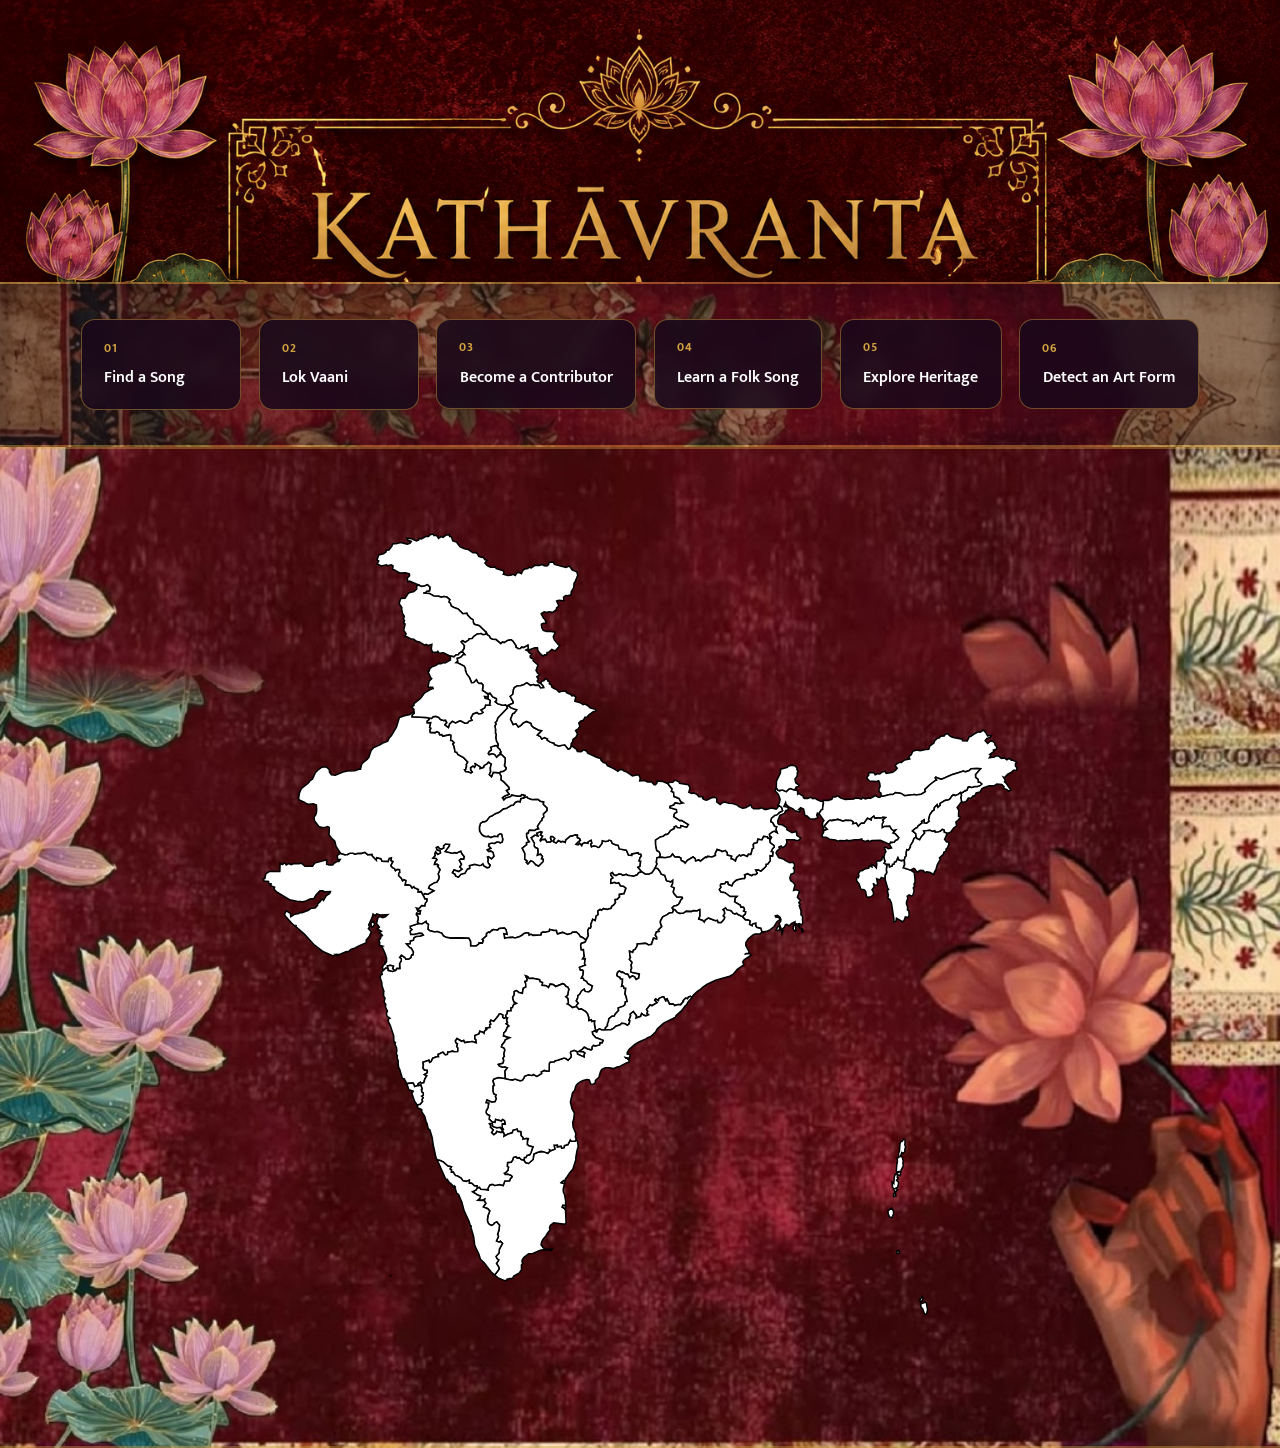
<file: index.html>
<!DOCTYPE html>
<html lang="en">
<head>
<meta charset="UTF-8" />
<meta name="viewport" content="width=device-width, initial-scale=1.0" />
<title>Kathāvṛnta</title>
<link rel="preconnect" href="https://fonts.googleapis.com" />
<link rel="preconnect" href="https://fonts.gstatic.com" crossorigin />
<link href="https://fonts.googleapis.com/css2?family=Yatra+One&family=Mukta:wght@400;500;600;700&display=swap" rel="stylesheet" />
<link rel="stylesheet" href="styles.css" />
</head>
<body>

  <!-- ============ HEADING BOX ============ -->
  <header class="heading-box">
    <img
      src="heading-kathavrnta.png"
      alt="Kathāvṛnta, the stem that carries the story"
      class="heading-image"
    />
  </header>

  <!-- ============ SUB THEME CARDS ============ -->
  <section class="sub-themes" aria-label="Feature navigation">
    <button class="theme-card" data-feature="feature-1" onclick="window.openSongFinder &amp;&amp; window.openSongFinder()">
      <span class="theme-card-index">01</span>
      <span class="theme-card-title">Find a Song</span>
    </button>
    <button class="theme-card" data-feature="feature-2" onclick="window.openLokVaani &amp;&amp; window.openLokVaani()">
      <span class="theme-card-index">02</span>
      <span class="theme-card-title">Lok Vaani</span>
    </button>
    <button class="theme-card" data-feature="feature-3" onclick="window.openContributor &amp;&amp; window.openContributor()">
      <span class="theme-card-index">03</span>
      <span class="theme-card-title">Become a Contributor</span>
    </button>
    <button class="theme-card" data-feature="feature-4" onclick="window.openFolkLearn &amp;&amp; window.openFolkLearn()">
      <span class="theme-card-index">04</span>
      <span class="theme-card-title">Learn a Folk Song</span>
    </button>
    <button class="theme-card" data-feature="feature-5" onclick="window.openHeritageExplorer &amp;&amp; window.openHeritageExplorer()">
      <span class="theme-card-index">05</span>
      <span class="theme-card-title">Explore Heritage</span>
    </button>
    <button class="theme-card" data-feature="feature-6" onclick="window.openArtDetector &amp;&amp; window.openArtDetector()">
      <span class="theme-card-index">06</span>
      <span class="theme-card-title">Detect an Art Form</span>
    </button>
  </section>

  <!-- ============ LIVING MAP ============ -->
  <section class="map-section">

    <div class="map-wrapper" id="india-map-wrapper">
      <svg id="india-map" viewBox="0 0 600 650" role="img" aria-label="Interactive map of India by state and union territory"></svg>
      <div id="state-label" class="state-label" aria-hidden="true"></div>
    </div>

    <div class="map-wrapper district-map-wrapper" id="district-map-wrapper">
      <span class="corner-bl" aria-hidden="true"></span>
      <span class="corner-br" aria-hidden="true"></span>
      <button id="back-to-india" class="back-to-india">
        <svg width="15" height="15" viewBox="0 0 24 24" fill="none" stroke="currentColor" stroke-width="2.2" stroke-linecap="round" stroke-linejoin="round"><line x1="19" y1="12" x2="5" y2="12"></line><polyline points="12 19 5 12 12 5"></polyline></svg>
        <span>Back to India map</span>
      </button>
      <h3 id="district-map-title" class="district-map-title"></h3>
      <svg id="district-svg" viewBox="0 0 560 560" role="img" aria-label="District boundaries for the selected state"></svg>
      <div id="district-label" class="state-label" aria-hidden="true"></div>
    </div>

    <aside id="state-panel" class="state-panel">
      <button id="close-panel" class="close-panel" aria-label="Close panel">Close</button>
      <h2 id="panel-state-name" class="panel-state-name"></h2>
      <p id="panel-district-count" class="panel-district-count"></p>

      <div class="state-info-image-wrap" id="state-info-image-wrap">
        <span class="state-info-placeholder" id="state-info-placeholder" aria-hidden="true"></span>
        <img id="panel-state-image" class="state-info-image" alt="" />
      </div>
      <p id="panel-state-blurb" class="state-info-blurb"></p>

      <input
        id="district-search"
        class="district-search"
        type="text"
        placeholder="Search a district"
        autocomplete="off"
      />
      <ul id="district-list" class="district-list"></ul>
    </aside>
  </section>

  <!-- ============ FIND A SONG (Feature One) ============ -->
  <div id="song-finder-modal" class="song-finder-modal" aria-hidden="true">
    <div id="song-finder-backdrop" class="song-finder-backdrop"></div>

    <div class="song-finder-panel" role="dialog" aria-modal="true" aria-labelledby="song-finder-title">
      <button id="song-finder-close" class="song-finder-close" aria-label="Close find a song">
        <svg width="20" height="20" viewBox="0 0 24 24" fill="none" stroke="currentColor" stroke-width="2.2" stroke-linecap="round"><line x1="18" y1="6" x2="6" y2="18"></line><line x1="6" y1="6" x2="18" y2="18"></line></svg>
      </button>

      <!-- ---- LIST / SEARCH VIEW ---- -->
      <div id="song-list-view">
        <div class="song-finder-header">
          <h2 id="song-finder-title" class="song-finder-title">Find a Song</h2>
          <p class="song-finder-subtitle">Sing or hum a tune into your microphone, type lyrics or title, or explore traditional folk heritage across Indian states.</p>
        </div>

        <!-- Traditional Indian Heritage Showcase Banner with Uploaded Artwork -->
        <div class="heritage-artwork-showcase">
          <div class="heritage-art-card" data-filter="classical">
            <div class="heritage-art-img-wrap">
              <img src="images/tradition_saraswati.jpg" alt="Goddess Saraswati with Veena" class="heritage-art-img" />
              <div class="heritage-art-overlay"></div>
            </div>
            <div class="heritage-art-content">
              <span class="heritage-art-tag">Classical &amp; Sacred</span>
              <h3 class="heritage-art-title">Veena &amp; Alaap</h3>
              <p class="heritage-art-sub">Ancient strings, ragas and sacred chant lines</p>
            </div>
          </div>

          <div class="heritage-art-card" data-filter="dance">
            <div class="heritage-art-img-wrap">
              <img src="images/tradition_dance.jpg" alt="Rajasthani Ghoomar Dancers" class="heritage-art-img" />
              <div class="heritage-art-overlay"></div>
            </div>
            <div class="heritage-art-content">
              <span class="heritage-art-tag">Folk Heritage</span>
              <h3 class="heritage-art-title">Ghoomar &amp; Baul</h3>
              <p class="heritage-art-sub">Rajasthani Maand, Bengali Baul and desert calls</p>
            </div>
          </div>

          <div class="heritage-art-card" data-filter="bansuri">
            <div class="heritage-art-img-wrap">
              <img src="images/tradition_krishna.jpg" alt="Lord Krishna playing Bansuri Flute" class="heritage-art-img" />
              <div class="heritage-art-overlay"></div>
            </div>
            <div class="heritage-art-content">
              <span class="heritage-art-tag">Devotional &amp; Flute</span>
              <h3 class="heritage-art-title">Bansuri &amp; Kirtan</h3>
              <p class="heritage-art-sub">Flute melodies, group cycles and folk devotion</p>
            </div>
          </div>
        </div>

        <!-- Search Bar with Mic & Visualizer Trigger -->
        <div class="song-search-container">
          <div class="song-search-bar">
            <span class="song-search-icon" aria-hidden="true">
              <svg width="18" height="18" viewBox="0 0 24 24" fill="none" stroke="currentColor" stroke-width="2"><circle cx="11" cy="11" r="8"></circle><line x1="21" y1="21" x2="16.65" y2="16.65"></line></svg>
            </span>
            <input
              id="song-search-input"
              class="song-search-input"
              type="text"
              placeholder="Sing/hum into mic, or type song name, lyric ('Kesariya balam'), state..."
              autocomplete="off"
            />
            <select id="song-mic-lang" class="song-mic-lang" aria-label="Voice search language">
              <option value="en-IN">EN</option>
              <option value="hi-IN">HI</option>
            </select>
            <button id="song-mic-btn" class="song-mic-btn" type="button" aria-label="Search by singing or humming">
              <svg class="mic-icon" width="18" height="18" viewBox="0 0 24 24" fill="none" stroke="currentColor" stroke-width="2"><path d="M12 1a3 3 0 0 0-3 3v8a3 3 0 0 0 6 0V4a3 3 0 0 0-3-3z"></path><path d="M19 10v2a7 7 0 0 1-14 0v-2"></path><line x1="12" y1="19" x2="12" y2="23"></line><line x1="8" y1="23" x2="16" y2="23"></line></svg>
              <span>Mic</span>
            </button>
          </div>

          <!-- Live Visualizer Canvas & Audio Pitch Tracker Overlay -->
          <div id="song-mic-panel" class="song-mic-panel" hidden>
            <div class="song-mic-visualizer-wrap">
              <canvas id="song-mic-canvas" class="song-mic-canvas" width="560" height="48"></canvas>
            </div>
            <div id="song-mic-status" class="song-mic-status" aria-live="polite"></div>
          </div>
        </div>

        <!-- Curation View Tabs -->
        <div class="song-nav-tabs" role="tablist" aria-label="Song views">
          <button id="tab-folk" class="song-tab-btn active" role="tab" aria-selected="true">
            <svg width="15" height="15" viewBox="0 0 24 24" fill="none" stroke="currentColor" stroke-width="2"><path d="M12 2l3.09 6.26L22 9.27l-5 4.87 1.18 6.88L12 17.77l-6.18 3.25L7 14.14 2 9.27l6.91-1.01L12 2z"></path></svg>
            Folk &amp; Heritage First
          </button>
          <button id="tab-all" class="song-tab-btn" role="tab" aria-selected="false">
            <svg width="15" height="15" viewBox="0 0 24 24" fill="none" stroke="currentColor" stroke-width="2"><circle cx="12" cy="12" r="10"></circle><polygon points="10 8 16 12 10 16 10 8"></polygon></svg>
            All Songs
          </button>
          <button id="tab-regions" class="song-tab-btn" role="tab" aria-selected="false">
            <svg width="15" height="15" viewBox="0 0 24 24" fill="none" stroke="currentColor" stroke-width="2"><path d="M21 10c0 7-9 13-9 13s-9-6-9-13a9 9 0 0 1 18 0z"></path><circle cx="12" cy="10" r="3"></circle></svg>
            Browse States
          </button>
        </div>

        <!-- Quick Filter Pills -->
        <div id="song-chip-row" class="song-chip-row" aria-label="Quick heritage and state filters"></div>

        <p class="song-finder-note">
          <svg width="13" height="13" viewBox="0 0 24 24" fill="none" stroke="currentColor" stroke-width="2"><circle cx="12" cy="12" r="10"></circle><line x1="12" y1="16" x2="12" y2="12"></line><line x1="12" y1="8" x2="12.01" y2="8"></line></svg>
          Matches titles, lyric lines, humming melody semitones, state heritage, instruments, and cultural era.
        </p>

        <div id="song-results" class="song-results"></div>
      </div>

      <!-- ---- DETAIL VIEW ---- -->
      <div id="song-detail-view" hidden>
        <button id="song-back-btn" class="song-back-btn" type="button">
          <svg width="16" height="16" viewBox="0 0 24 24" fill="none" stroke="currentColor" stroke-width="2"><line x1="19" y1="12" x2="5" y2="12"></line><polyline points="12 19 5 12 12 5"></polyline></svg>
          Back to results
        </button>

        <div class="song-detail-header">
          <div id="song-detail-badge" class="song-detail-badge"></div>
          <h2 id="song-detail-title" class="song-detail-title"></h2>
          <p id="song-detail-artist" class="song-detail-artist"></p>
        </div>

        <div class="song-detail-section">
          <h4 class="song-section-heading">Cultural History &amp; Significance</h4>
          <p id="song-detail-description" class="song-detail-description"></p>
        </div>

        <div id="song-detail-lyrics-wrap" class="song-detail-section" hidden>
          <h4 class="song-section-heading">Sung Lyric Hooks / Lines</h4>
          <div id="song-detail-lyrics" class="song-detail-lyrics"></div>
        </div>

        <div class="song-detail-grid">
          <div class="song-detail-field">
            <span class="song-detail-label">State</span>
            <span id="song-detail-state" class="song-detail-value"></span>
          </div>
          <div class="song-detail-field">
            <span class="song-detail-label">Region</span>
            <span id="song-detail-region" class="song-detail-value"></span>
          </div>
          <div class="song-detail-field">
            <span class="song-detail-label">Language</span>
            <span id="song-detail-language" class="song-detail-value"></span>
          </div>
          <div class="song-detail-field">
            <span class="song-detail-label">Genre</span>
            <span id="song-detail-genre" class="song-detail-value"></span>
          </div>
          <div class="song-detail-field">
            <span class="song-detail-label">Occasion</span>
            <span id="song-detail-occasion" class="song-detail-value"></span>
          </div>
          <div class="song-detail-field">
            <span class="song-detail-label">Folk Instruments</span>
            <span id="song-detail-instruments" class="song-detail-value"></span>
          </div>
          <div class="song-detail-field">
            <span class="song-detail-label">Era</span>
            <span id="song-detail-era" class="song-detail-value"></span>
          </div>
          <div class="song-detail-field">
            <span class="song-detail-label">Period</span>
            <span id="song-detail-period" class="song-detail-value"></span>
          </div>
        </div>

        <a id="song-detail-youtube" class="song-youtube-btn" href="#" target="_blank" rel="noopener noreferrer">
          <svg width="18" height="18" viewBox="0 0 24 24" fill="currentColor"><path d="M19.615 3.184c-3.604-.246-11.631-.245-15.23 0-3.897.266-4.356 2.62-4.385 8.816.029 6.185.484 8.549 4.385 8.816 3.6.245 11.626.246 15.23 0 3.897-.266 4.356-2.62 4.385-8.816-.029-6.185-.484-8.549-4.385-8.816zm-10.615 12.816v-8l8 3.993-8 4.007z"/></svg>
          Listen &amp; Watch on YouTube
        </a>
      </div>
    </div>
  </div>



  <!-- ============ LEARN THE FOLK SONG (Feature Two) ============ -->
  <div id="folk-learn-modal" class="song-finder-modal" aria-hidden="true">
    <div id="folk-learn-backdrop" class="song-finder-backdrop"></div>

    <div class="song-finder-panel folk-learn-panel" role="dialog" aria-modal="true" aria-labelledby="folk-learn-title">
      <button id="folk-learn-close" class="song-finder-close" aria-label="Close learn the folk song">
        <svg width="20" height="20" viewBox="0 0 24 24" fill="none" stroke="currentColor" stroke-width="2.2" stroke-linecap="round"><line x1="18" y1="6" x2="6" y2="18"></line><line x1="6" y1="6" x2="18" y2="18"></line></svg>
      </button>

      <!-- ---- REGION SELECT VIEW ---- -->
      <div id="folk-region-view">
        <div class="song-finder-header">
          <h2 id="folk-learn-title" class="song-finder-title">Learn the Folk Song</h2>
          <p class="song-finder-subtitle">Choose a regional tradition, work through video lessons level by level, then record yourself and get instant practice feedback.</p>
        </div>
        <div id="folk-region-grid" class="folk-region-grid"></div>
      </div>

      <!-- ---- LEVEL + LESSON LIST VIEW ---- -->
      <div id="folk-level-view" hidden>
        <button id="folk-back-to-regions" class="song-back-btn" type="button">
          <svg width="16" height="16" viewBox="0 0 24 24" fill="none" stroke="currentColor" stroke-width="2"><line x1="19" y1="12" x2="5" y2="12"></line><polyline points="12 19 5 12 12 5"></polyline></svg>
          Back to traditions
        </button>

        <div class="song-detail-header">
          <div id="folk-level-badge" class="song-detail-badge"></div>
          <h2 id="folk-level-region-name" class="song-finder-title folk-region-title"></h2>
          <p id="folk-level-region-tagline" class="song-finder-subtitle"></p>
        </div>

        <div id="folk-level-tabs" class="song-nav-tabs folk-level-tabs" role="tablist" aria-label="Skill level"></div>
        <p id="folk-level-blurb" class="folk-level-blurb"></p>
        <div id="folk-lesson-list" class="song-results folk-lesson-list"></div>
      </div>

      <!-- ---- LESSON DETAIL + TEST YOURSELF VIEW ---- -->
      <div id="folk-lesson-view" hidden>
        <button id="folk-back-to-lessons" class="song-back-btn" type="button">
          <svg width="16" height="16" viewBox="0 0 24 24" fill="none" stroke="currentColor" stroke-width="2"><line x1="19" y1="12" x2="5" y2="12"></line><polyline points="12 19 5 12 12 5"></polyline></svg>
          Back to lessons
        </button>

        <div class="song-detail-header">
          <div id="folk-lesson-badge" class="song-detail-badge"></div>
          <h2 id="folk-lesson-title" class="song-detail-title"></h2>
          <p id="folk-lesson-style" class="song-detail-artist"></p>
        </div>

        <div id="folk-video-frame" class="folk-video-frame"></div>

        <div class="song-detail-section">
          <h4 class="song-section-heading">About this lesson</h4>
          <p id="folk-lesson-description" class="song-detail-description"></p>
        </div>

        <div class="song-detail-section">
          <h4 class="song-section-heading">Focus on</h4>
          <ul id="folk-lesson-focus" class="folk-focus-list"></ul>
        </div>

        <button id="folk-mark-complete" class="folk-complete-btn" type="button">Mark lesson complete</button>

        <div class="song-detail-section folk-test-section">
          <h4 class="song-section-heading">Test Yourself</h4>
          <p id="folk-practice-line" class="folk-practice-line"></p>

          <div class="folk-recorder">
            <button id="folk-record-btn" class="song-mic-btn folk-record-btn" type="button" aria-label="Record your practice take">
              <svg class="mic-icon" width="18" height="18" viewBox="0 0 24 24" fill="none" stroke="currentColor" stroke-width="2"><path d="M12 1a3 3 0 0 0-3 3v8a3 3 0 0 0 6 0V4a3 3 0 0 0-3-3z"></path><path d="M19 10v2a7 7 0 0 1-14 0v-2"></path><line x1="12" y1="19" x2="12" y2="23"></line><line x1="8" y1="23" x2="16" y2="23"></line></svg>
              <span id="folk-record-btn-label">Record</span>
            </button>
            <span id="folk-record-timer" class="folk-record-timer">00:00</span>
          </div>

          <div id="folk-record-panel" class="song-mic-panel" hidden>
            <div class="song-mic-visualizer-wrap">
              <canvas id="folk-record-canvas" class="song-mic-canvas" width="560" height="48"></canvas>
            </div>
            <div id="folk-record-status" class="song-mic-status" aria-live="polite"></div>
          </div>

          <div id="folk-playback-wrap" class="folk-playback-wrap" hidden>
            <span class="folk-playback-label">Your take</span>
            <audio id="folk-playback-audio" controls></audio>
          </div>

          <div id="folk-feedback-card" class="folk-feedback-card" hidden></div>
        </div>
      </div>
    </div>
  </div>

  <!-- ============ DETECT AN ART FORM (Feature Three) ============ -->
  <div id="art-detect-modal" class="song-finder-modal" aria-hidden="true">
    <div id="art-detect-backdrop" class="song-finder-backdrop"></div>

    <div class="song-finder-panel art-detect-panel" role="dialog" aria-modal="true" aria-labelledby="art-detect-title">
      <button id="art-detect-close" class="song-finder-close" aria-label="Close art form detector">
        <svg width="20" height="20" viewBox="0 0 24 24" fill="none" stroke="currentColor" stroke-width="2.2" stroke-linecap="round"><line x1="18" y1="6" x2="6" y2="18"></line><line x1="6" y1="6" x2="18" y2="18"></line></svg>
      </button>

      <div class="song-finder-header">
        <div class="song-header-badge">
          <svg width="14" height="14" viewBox="0 0 24 24" fill="none" stroke="currentColor" stroke-width="2"><circle cx="12" cy="12" r="3"></circle><path d="M20 21v-2a4 4 0 0 0-3-3.87M4 21v-2a4 4 0 0 1 3-3.87M16 3.13a4 4 0 0 1 0 7.75M8 3.13a4 4 0 0 0 0 7.75"></path></svg>
          AI Visual Recognition
        </div>
        <h2 id="art-detect-title" class="song-finder-title">Detect an Art Form</h2>
        <p class="song-finder-subtitle">Upload a photo or use your camera. A real vision AI model looks at it and tells you which Indian art form or craft it is.</p>
      </div>

      <!-- ---- CHOOSE SOURCE ---- -->
      <div id="art-capture-view">
        <div id="art-drop-zone" class="art-drop-zone">
          <svg width="30" height="30" viewBox="0 0 24 24" fill="none" stroke="currentColor" stroke-width="1.6"><path d="M21 15v4a2 2 0 0 1-2 2H5a2 2 0 0 1-2-2v-4"></path><polyline points="17 8 12 3 7 8"></polyline><line x1="12" y1="3" x2="12" y2="15"></line></svg>
          <p>Drag a photo here, or choose an option below</p>
        </div>
        <input id="art-file-input" type="file" accept="image/*" hidden />
        <div class="art-source-buttons">
          <button id="art-upload-btn" class="art-source-btn" type="button">
            <svg width="20" height="20" viewBox="0 0 24 24" fill="none" stroke="currentColor" stroke-width="2"><path d="M21 15v4a2 2 0 0 1-2 2H5a2 2 0 0 1-2-2v-4"></path><polyline points="17 8 12 3 7 8"></polyline><line x1="12" y1="3" x2="12" y2="15"></line></svg>
            Upload a Photo
          </button>
          <button id="art-camera-btn" class="art-source-btn" type="button">
            <svg width="20" height="20" viewBox="0 0 24 24" fill="none" stroke="currentColor" stroke-width="2"><path d="M23 19a2 2 0 0 1-2 2H3a2 2 0 0 1-2-2V8a2 2 0 0 1 2-2h4l2-3h6l2 3h4a2 2 0 0 1 2 2z"></path><circle cx="12" cy="13" r="4"></circle></svg>
            Use Camera
          </button>
        </div>
      </div>

      <!-- ---- LIVE CAMERA ---- -->
      <div id="art-camera-view" hidden>
        <div class="art-camera-wrap">
          <video id="art-camera-video" class="art-camera-video" autoplay playsinline muted></video>
        </div>
        <p id="art-camera-error" class="art-camera-error" hidden></p>
        <div class="art-camera-controls">
          <button id="art-camera-cancel" class="song-back-btn" type="button">Cancel</button>
          <button id="art-camera-shutter" class="art-shutter-btn" type="button" aria-label="Capture photo"></button>
          <button id="art-camera-switch" class="art-source-btn art-camera-switch-btn" type="button" aria-label="Switch camera">
            <svg width="18" height="18" viewBox="0 0 24 24" fill="none" stroke="currentColor" stroke-width="2"><polyline points="17 1 21 5 17 9"></polyline><path d="M3 11V9a4 4 0 0 1 4-4h14"></path><polyline points="7 23 3 19 7 15"></polyline><path d="M21 13v2a4 4 0 0 1-4 4H3"></path></svg>
          </button>
        </div>
      </div>

      <!-- ---- PREVIEW BEFORE ANALYZING ---- -->
      <div id="art-preview-view" hidden>
        <div class="art-preview-frame">
          <img id="art-preview-img" alt="Selected photo to analyze" />
        </div>
        <div class="art-preview-controls">
          <button id="art-retake-btn" class="song-back-btn" type="button">Choose a different photo</button>
          <button id="art-analyze-btn" class="folk-complete-btn" type="button">Analyze this photo</button>
        </div>
      </div>

      <!-- ---- LOADING ---- -->
      <div id="art-loading-view" hidden>
        <div class="art-loading-wrap">
          <span class="art-spinner"></span>
          <p id="art-loading-status" class="art-loading-status"></p>
        </div>
      </div>

      <!-- ---- RESULTS ---- -->
      <div id="art-results-view" hidden>
        <div id="art-results-body"></div>
        <button id="art-analyze-another-btn" class="song-back-btn art-analyze-another" type="button">Analyze another photo</button>
      </div>

      <!-- ---- ERROR ---- -->
      <div id="art-error-view" hidden>
        <div class="art-error-wrap">
          <svg width="30" height="30" viewBox="0 0 24 24" fill="none" stroke="currentColor" stroke-width="1.6"><circle cx="12" cy="12" r="10"></circle><line x1="12" y1="8" x2="12" y2="12"></line><line x1="12" y1="16" x2="12.01" y2="16"></line></svg>
          <p id="art-error-message" class="art-error-message"></p>
          <button id="art-error-retry-btn" class="folk-complete-btn" type="button">Try again</button>
        </div>
      </div>

      <canvas id="art-capture-canvas" hidden></canvas>
    </div>
  </div>

  <!-- ============ BECOME A CONTRIBUTOR (Feature Four) ============ -->
  <div id="contributor-modal" class="song-finder-modal" aria-hidden="true">
    <div id="contributor-backdrop" class="song-finder-backdrop"></div>

    <div class="song-finder-panel contrib-panel" role="dialog" aria-modal="true" aria-labelledby="contrib-modal-title">
      <button id="contributor-close" class="song-finder-close" aria-label="Close Become a Contributor">
        <svg width="20" height="20" viewBox="0 0 24 24" fill="none" stroke="currentColor" stroke-width="2.2" stroke-linecap="round"><line x1="18" y1="6" x2="6" y2="18"></line><line x1="6" y1="6" x2="18" y2="18"></line></svg>
      </button>

      <!-- Modal Header Bar -->
      <div class="song-finder-header">
        <h2 id="contrib-modal-title" class="song-finder-title">Become a Contributor</h2>
        <p class="song-finder-subtitle">An authentic social hub for Indian oral heritage, folk traditions, ballads, and musical lore. Share, teach, and preserve traditions.</p>
      </div>

      <!-- Contributor User Profile Bar -->
      <div class="contrib-profile-bar" id="contrib-profile-bar">
        <div class="contrib-user-info">
          <div class="contrib-user-avatar" id="contrib-profile-badge">?</div>
          <div class="contrib-user-details">
            <h4 class="contrib-user-name" id="contrib-profile-name">Guest Contributor</h4>
            <span class="contrib-user-handle" id="contrib-profile-handle">Set up your ID to post</span>
          </div>
        </div>

        <div class="contrib-bar-actions">
          <button id="contrib-edit-profile-btn" class="song-back-btn" type="button">
            <svg width="15" height="15" viewBox="0 0 24 24" fill="none" stroke="currentColor" stroke-width="2"><path d="M20 21v-2a4 4 0 0 0-4-4H8a4 4 0 0 0-4 4v2"></path><circle cx="12" cy="7" r="4"></circle></svg>
            <span>My Profile ID</span>
          </button>

          <button id="contrib-create-post-btn" class="folk-complete-btn contrib-create-btn" type="button">
            <svg width="16" height="16" viewBox="0 0 24 24" fill="none" stroke="currentColor" stroke-width="2.5"><line x1="12" y1="5" x2="12" y2="19"></line><line x1="5" y1="12" x2="19" y2="12"></line></svg>
            <span>Create Heritage Post</span>
          </button>
        </div>
      </div>

      <!-- Profile Setup Drawer / Form (Shown when creating/editing ID) -->
      <div id="contrib-profile-drawer" class="contrib-drawer" hidden>
        <div class="contrib-drawer-box">
          <h3 class="contrib-drawer-title">Set Up Your Contributor Profile ID</h3>
          <p class="contrib-drawer-sub">Register your real contributor identity to share oral lore, ballads, and lessons with the community.</p>

          <form id="contrib-profile-form" class="contrib-form">
            <div class="contrib-form-group">
              <label>Full Display Name</label>
              <input id="contrib-input-name" type="text" placeholder="e.g. Rukmini Devi" required />
            </div>

            <div class="contrib-form-group">
              <label>Username handle</label>
              <input id="contrib-input-username" type="text" placeholder="e.g. rukmini_maand" required />
            </div>

            <div class="contrib-form-row">
              <div class="contrib-form-group">
                <label>Native State / Region</label>
                <select id="contrib-input-state">
                  <option value="Rajasthan">Rajasthan</option>
                  <option value="West Bengal">West Bengal</option>
                  <option value="Assam">Assam</option>
                  <option value="Punjab">Punjab</option>
                  <option value="Maharashtra">Maharashtra</option>
                  <option value="Gujarat">Gujarat</option>
                  <option value="Kerala">Kerala</option>
                  <option value="Tamil Nadu">Tamil Nadu</option>
                  <option value="Odisha">Odisha</option>
                  <option value="Uttar Pradesh">Uttar Pradesh</option>
                  <option value="Bihar">Bihar</option>
                  <option value="Jammu & Kashmir">Jammu & Kashmir</option>
                </select>
              </div>

              <div class="contrib-form-group">
                <label>Heritage Specialisation / Role</label>
                <input id="contrib-input-role" type="text" placeholder="e.g. Maand Heritage Singer, Baul Minstrel" />
              </div>
            </div>

            <div class="contrib-form-group">
              <label>Bio / Cultural Background</label>
              <textarea id="contrib-input-bio" rows="2" placeholder="Tell the community about your oral heritage tradition..."></textarea>
            </div>

            <div class="contrib-drawer-buttons">
              <button id="contrib-profile-cancel" type="button" class="song-back-btn">Cancel</button>
              <button type="submit" class="folk-complete-btn">Save Profile ID</button>
            </div>
          </form>
        </div>
      </div>

      <!-- Create Post Drawer / Form -->
      <div id="contrib-post-drawer" class="contrib-drawer" hidden>
        <div class="contrib-drawer-box">
          <h3 class="contrib-drawer-title">Publish Heritage Post</h3>
          <p class="contrib-drawer-sub">Share authentic oral lore, folk lyrics, instrument recordings, or step-by-step cultural tutorials.</p>

          <p id="contrib-post-error" class="contrib-error-alert" hidden></p>

          <form id="contrib-post-form" class="contrib-form">
            <div class="contrib-form-group">
              <label>Post Title / Headline</label>
              <input id="contrib-post-title" type="text" placeholder="e.g. Understanding the Gliding Call in Kesariya Balam" required />
            </div>

            <div class="contrib-form-row">
              <div class="contrib-form-group">
                <label>Heritage Category</label>
                <select id="contrib-post-category">
                  <option value="Oral Stories & Ballads">Oral Stories & Ballads</option>
                  <option value="Folk Singing & Chants">Folk Singing & Chants</option>
                  <option value="Folk Instruments">Folk Instruments</option>
                  <option value="Folk Dance & Traditions">Folk Dance & Traditions</option>
                </select>
              </div>

              <div class="contrib-form-group">
                <label>State / Region</label>
                <select id="contrib-post-state">
                  <option value="Rajasthan">Rajasthan</option>
                  <option value="West Bengal">West Bengal</option>
                  <option value="Assam">Assam</option>
                  <option value="Punjab">Punjab</option>
                  <option value="Maharashtra">Maharashtra</option>
                  <option value="Gujarat">Gujarat</option>
                  <option value="Kerala">Kerala</option>
                  <option value="Tamil Nadu">Tamil Nadu</option>
                  <option value="Odisha">Odisha</option>
                  <option value="Uttar Pradesh">Uttar Pradesh</option>
                </select>
              </div>
            </div>

            <div class="contrib-form-group">
              <label>Photo / Artwork Media</label>
              <div class="contrib-file-wrap">
                <img id="contrib-post-file-preview" src="images/tradition_dance.jpg" alt="Preview" class="contrib-preview-thumb" />
                <button id="contrib-post-file-btn" type="button" class="art-source-btn">Upload Artwork / Photo</button>
                <input id="contrib-post-file" type="file" accept="image/*" hidden />
              </div>
            </div>

            <div class="contrib-form-group">
              <label>Cultural Story, Narrative & Lyrics</label>
              <textarea id="contrib-post-narrative" rows="4" placeholder="Describe the cultural backstory, lyrics, breath techniques, or oral lore..." required></textarea>
            </div>

            <div class="contrib-checkbox-group">
              <label class="contrib-check-label">
                <input id="contrib-post-teach" type="checkbox" />
                <span>Mark as Instructional Tutorial / Teach Others</span>
              </label>
            </div>

            <!-- MANDATORY HERITAGE PLEDGE CHECKBOX -->
            <div class="contrib-pledge-box">
              <label class="contrib-check-label pledge-label">
                <input id="contrib-post-pledge" type="checkbox" required />
                <span>I confirm that this post contains authentic Indian oral heritage, folk music, storytelling, or cultural tradition content only.</span>
              </label>
            </div>

            <div class="contrib-drawer-buttons">
              <button id="contrib-post-cancel" type="button" class="song-back-btn">Cancel</button>
              <button type="submit" class="folk-complete-btn">Publish to Feed</button>
            </div>
          </form>
        </div>
      </div>

      <!-- Feed Filter Tabs -->
      <div id="contrib-filter-tabs" class="song-nav-tabs contrib-tabs" role="tablist"></div>

      <!-- Social Media Feed Container -->
      <div id="contrib-feed-list" class="contrib-feed-list"></div>
    </div>
  </div>

  <!-- ============ LOK VAANI — ORAL HERITAGE ARCHIVE (Feature Two) ============ -->
  <div id="lok-vaani-modal" class="song-finder-modal" aria-hidden="true">
    <div id="lok-vaani-backdrop" class="song-finder-backdrop"></div>

    <div class="song-finder-panel lok-panel" role="dialog" aria-modal="true" aria-labelledby="lok-modal-title">
      <button id="lok-vaani-close" class="song-finder-close" aria-label="Close Lok Vaani">
        <svg width="20" height="20" viewBox="0 0 24 24" fill="none" stroke="currentColor" stroke-width="2.2" stroke-linecap="round"><line x1="18" y1="6" x2="6" y2="18"></line><line x1="6" y1="6" x2="18" y2="18"></line></svg>
      </button>

      <!-- ---- LIST / SEARCH VIEW ---- -->
      <div id="lokv-list-view">
        <!-- Modal Header Bar -->
        <div class="song-finder-header">
          <div class="song-header-badge">Oral Heritage Archive</div>
          <h2 id="lok-modal-title" class="song-finder-title">Lok Vaani (लोक वाणी)</h2>
          <p class="song-finder-subtitle">Search and explore authentic Dohas, Folktales &amp; Stories, Khyal Folk-Theatre, Poetry &amp; Shayari, and Heritage Books across states, authors, and festivals.</p>
        </div>

        <!-- Search Bar -->
        <div class="song-search-container" style="margin-bottom:1.2rem;">
          <div class="song-search-bar">
            <span class="song-search-icon" aria-hidden="true">
              <svg width="18" height="18" viewBox="0 0 24 24" fill="none" stroke="currentColor" stroke-width="2"><circle cx="11" cy="11" r="8"></circle><line x1="21" y1="21" x2="16.65" y2="16.65"></line></svg>
            </span>
            <input
              id="lokv-search-input"
              class="song-search-input"
              type="text"
              placeholder="Search by keyword, doha line, story, author ('Meera Bai', 'Vijaydan Detha'), or theme..."
              autocomplete="off"
            />
          </div>
        </div>

        <!-- Filter Dropdowns Row -->
        <div class="lokv-filter-row">
          <div class="lokv-filter-group">
            <label class="lokv-filter-label" for="lokv-filter-state">State / Region</label>
            <select id="lokv-filter-state" class="lokv-filter-select">
              <option value="all">All States</option>
              <option value="Rajasthan">Rajasthan</option>
              <option value="West Bengal">West Bengal</option>
              <option value="Uttar Pradesh">Uttar Pradesh</option>
              <option value="Bihar">Bihar</option>
              <option value="Assam">Assam</option>
              <option value="Punjab">Punjab</option>
              <option value="Maharashtra">Maharashtra</option>
              <option value="Gujarat">Gujarat</option>
            </select>
          </div>

          <div class="lokv-filter-group">
            <label class="lokv-filter-label" for="lokv-filter-form">Genre / Form</label>
            <select id="lokv-filter-form" class="lokv-filter-select">
              <option value="all">All Forms</option>
              <option value="Doha">Doha (दौहा / साखी)</option>
              <option value="Story">Folktale / Story (लोक कथा)</option>
              <option value="Khyal">Khyal Theatre (ख्याल)</option>
              <option value="Poetry">Poetry &amp; Shayari (कविता / शायरी)</option>
              <option value="Book">Heritage Books (ग्रंथ / पुस्तक)</option>
            </select>
          </div>

          <div class="lokv-filter-group">
            <label class="lokv-filter-label" for="lokv-filter-festival">Festival / Occasion</label>
            <select id="lokv-filter-festival" class="lokv-filter-select">
              <option value="all">All Festivals</option>
              <option value="Gangaur">Gangaur</option>
              <option value="Teej">Teej</option>
              <option value="Holi">Holi</option>
              <option value="Janmashtami">Janmashtami</option>
              <option value="Sharad Purnima">Sharad Purnima</option>
              <option value="Navratri">Navratri</option>
              <option value="Folk Fair">Folk Fair / Mela</option>
            </select>
          </div>

          <div class="lokv-filter-group">
            <label class="lokv-filter-label" for="lokv-filter-author">Author / Poet</label>
            <select id="lokv-filter-author" class="lokv-filter-select">
              <option value="all">All Authors</option>
              <option value="Meera Bai">Meera Bai</option>
              <option value="Kabir Das">Kabir Das</option>
              <option value="Chand Bardai">Chand Bardai</option>
              <option value="Vijaydan Detha">Vijaydan Detha</option>
              <option value="Prithviraj Rathore">Prithviraj Rathore</option>
              <option value="Lachhiram">Lachhiram (Khyal)</option>
              <option value="Traditional">Traditional Folk Bards</option>
            </select>
          </div>

          <button id="lokv-filter-reset" class="song-back-btn lokv-reset-btn" type="button">Reset Filters</button>
        </div>

        <!-- Oral Heritage Cards Container -->
        <div id="lokv-results" class="lok-entries-grid"></div>
      </div>

      <!-- ---- DETAIL VIEW ---- -->
      <div id="lokv-detail-view" hidden>
        <button id="lokv-back-btn" class="song-back-btn" type="button" style="margin-bottom:1rem;">
          <svg width="16" height="16" viewBox="0 0 24 24" fill="none" stroke="currentColor" stroke-width="2"><line x1="19" y1="12" x2="5" y2="12"></line><polyline points="12 19 5 12 12 5"></polyline></svg>
          Back to results
        </button>

        <div class="song-detail-header">
          <div id="lokv-detail-badge" class="song-detail-badge"></div>
          <h2 id="lokv-detail-title" class="song-detail-title"></h2>
          <p id="lokv-detail-author" class="song-detail-artist"></p>
        </div>

        <div class="song-detail-section">
          <h4 class="song-section-heading">Story, Verses &amp; Cultural Significance</h4>
          <p id="lokv-detail-description" class="song-detail-description" style="line-height:1.7; font-size:1.05rem;"></p>
        </div>

        <div class="song-detail-grid">
          <div class="song-detail-field">
            <span class="song-detail-label">State / Region</span>
            <span id="lokv-detail-region" class="song-detail-value"></span>
          </div>
          <div class="song-detail-field">
            <span class="song-detail-label">Form / Genre</span>
            <span id="lokv-detail-form-val" class="song-detail-value"></span>
          </div>
          <div class="song-detail-field">
            <span class="song-detail-label">Festival / Occasion</span>
            <span id="lokv-detail-festival-val" class="song-detail-value"></span>
          </div>
          <div class="song-detail-field">
            <span class="song-detail-label">Author / Origin</span>
            <span id="lokv-detail-author-val" class="song-detail-value"></span>
          </div>
        </div>
      </div>
    </div>
  </div>

  <!-- ============ EXPLORE HERITAGE (Feature Five) ============ -->
  <div id="heritage-explore-modal" class="song-finder-modal" aria-hidden="true">
    <div id="heritage-explore-backdrop" class="song-finder-backdrop"></div>

    <div class="song-finder-panel heritage-panel" role="dialog" aria-modal="true" aria-labelledby="heritage-modal-title">
      <button id="heritage-explore-close" class="song-finder-close" aria-label="Close Explore Heritage">
        <svg width="20" height="20" viewBox="0 0 24 24" fill="none" stroke="currentColor" stroke-width="2.2" stroke-linecap="round"><line x1="18" y1="6" x2="6" y2="18"></line><line x1="6" y1="6" x2="18" y2="18"></line></svg>
      </button>

      <!-- Modal Header Bar -->
      <div class="song-finder-header">
        <h2 id="heritage-modal-title" class="song-finder-title">Explore Indian Heritage</h2>
        <p class="song-finder-subtitle">Discover classical and folk songs, legendary authors &amp; saints, regional folktales, nataks, traditional dance forms, and instruments.</p>
      </div>

      <!-- Tab Bar -->
      <div class="song-nav-tabs heritage-tabs" role="tablist">
        <button class="song-tab-btn active" data-tab="music" role="tab">Music</button>
        <button class="song-tab-btn" data-tab="authors" role="tab">Authors</button>
        <button class="song-tab-btn" data-tab="folktales" role="tab">Folktales</button>
        <button class="song-tab-btn" data-tab="nataks" role="tab">Nataks</button>
        <button class="song-tab-btn" data-tab="dances" role="tab">Dances</button>
        <button class="song-tab-btn" data-tab="instruments" role="tab">Instruments</button>
      </div>

      <!-- Browse View -->
      <div id="heritage-browse-view">
        <p id="heritage-tab-intro" class="song-finder-subtitle" style="text-align:left; margin-bottom:1rem;"></p>
        <div id="heritage-grid" class="heritage-grid"></div>
      </div>

      <!-- Detail View -->
      <div id="heritage-detail-view" hidden>
        <button id="heritage-back-btn" class="song-back-btn" type="button">
          <svg width="16" height="16" viewBox="0 0 24 24" fill="none" stroke="currentColor" stroke-width="2"><line x1="19" y1="12" x2="5" y2="12"></line><polyline points="12 19 5 12 12 5"></polyline></svg>
          Back to browsing
        </button>

        <div class="song-detail-header">
          <div id="heritage-detail-badge" class="song-detail-badge"></div>
          <h2 id="heritage-detail-title" class="song-detail-title"></h2>
          <p id="heritage-detail-subtitle" class="song-detail-artist"></p>
        </div>

        <div id="heritage-detail-image-wrap" class="art-preview-frame" style="max-height:280px; margin-bottom:1.5rem;">
          <img id="heritage-detail-image" alt="Heritage illustration" style="max-height:280px;" />
        </div>

        <div class="song-detail-section">
          <h4 id="heritage-detail-section-heading" class="song-section-heading">Cultural Context &amp; Significance</h4>
          <p id="heritage-detail-description" class="song-detail-description"></p>
        </div>
      </div>
    </div>
  </div>

  <script src="mapdata.js"></script>
  <script src="stateDistrictData.js"></script>
  <script src="stateinfo.js"></script>
  <script src="songdata.js"></script>
  <script src="songfinder.js"></script>
  <script src="lokvaaniData.js"></script>
  <script src="lokvaani.js"></script>
  <script src="heritagedata.js"></script>
  <script src="heritage.js"></script>
  <script src="Folklearndata.js"></script>
  <script src="Folklearn.js"></script>
  <script src="Artdetector.js"></script>
  <script src="contributorData.js"></script>
  <script src="contributor.js"></script>
  <script src="script.js"></script>
</body>
</html>
</file>
<file: styles.css>
:root {
  /* palette taken from the lotus and deep maroon reference image */
  --indigo: #4A0E1A;        /* deep maroon, replaces the old indigo base */
  --indigo-light: #6B1420;  /* wine, lighter maroon for cards and panels */
  --terracotta: #C7707A;    /* lotus petal rose, used for pilot highlight */
  --turmeric: #D4A340;      /* lotus gold outline, accent color */
  --teal: #2A5D52;          /* lotus leaf green */
  --ivory: #F4EDE1;
  --charcoal: #2A2A2A;

  --font-display: 'Yatra One', cursive;
  --font-body: 'Mukta', sans-serif;
}

* {
  box-sizing: border-box;
}

body {
  margin: 0;
  font-family: var(--font-body);
  background: var(--ivory);
  color: var(--charcoal);
}

/* ============ HEADING BOX ============ */
.heading-box {
  width: 100%;
  height: clamp(200px, 22vw, 340px);
  background: #3B0913;
  position: relative;
  overflow: hidden;
}

.heading-image {
  width: 100%;
  height: 100%;
  display: block;
  object-fit: cover;
  object-position: center 30%;
}

/* ============ SUB THEME CARDS & LOTUS BORDER FRAME ============ */
/* ============ SUB THEME CARDS ============ */
.sub-themes {
  display: flex;
  flex-wrap: wrap;
  gap: 1.1rem;
  justify-content: center;
  align-items: center;
  padding: 2.2rem 1.5rem;
  position: relative;
  background-image: url("images/features_bg.jpg");
  background-size: cover;
  background-position: center;
  background-repeat: no-repeat;
  border-top: 2px solid rgba(212, 163, 64, 0.4);
  border-bottom: 2px solid rgba(212, 163, 64, 0.4);
  box-shadow: inset 0 0 30px rgba(0, 0, 0, 0.4);
}

.sub-themes::before {
  content: "";
  position: absolute;
  inset: 0;
  background: rgba(35, 10, 22, 0.35);
  pointer-events: none;
}

.sub-themes > * {
  position: relative;
  z-index: 1;
}

.theme-card {
  font-family: var(--font-body);
  background: rgba(24, 8, 26, 0.85);
  border: 1.5px solid rgba(212, 163, 64, 0.45);
  border-radius: 14px;
  padding: 1.1rem 1.4rem;
  min-width: 160px;
  display: flex;
  flex-direction: column;
  gap: 0.4rem;
  cursor: pointer;
  transition: transform 0.2s ease, box-shadow 0.2s ease, border-color 0.2s ease, background 0.2s ease;
  text-align: left;
  backdrop-filter: blur(8px);
}

.theme-card:hover,
.theme-card:focus-visible {
  transform: translateY(-4px);
  background: linear-gradient(135deg, rgba(74, 14, 26, 0.95), rgba(45, 18, 50, 0.95));
  box-shadow: 0 10px 28px rgba(0, 0, 0, 0.6), 0 0 15px rgba(212, 163, 64, 0.3);
  border-color: var(--turmeric);
  outline: none;
}

.theme-card-index {
  font-size: 0.75rem;
  letter-spacing: 0.08em;
  color: var(--turmeric);
  font-weight: 700;
}

.theme-card-title {
  font-size: 1rem;
  font-weight: 600;
  color: #FFFFFF;
}

/* ============ MAP SECTION ============ */
.map-section {
  display: flex;
  flex-wrap: wrap;
  gap: 1.5rem;
  justify-content: center;
  align-items: flex-start;
  padding: 2.5rem 1.5rem 3.5rem;
  position: relative;
  background-image: url("map-bg.jpg");
  background-size: cover;
  background-position: center;
  background-repeat: no-repeat;
  border-top: 2px solid rgba(212, 163, 64, 0.4);
  border-bottom: 2px solid rgba(212, 163, 64, 0.4);
}

.map-section::before {
  content: "";
  position: absolute;
  inset: 0;
  opacity: 0.12;
  mix-blend-mode: overlay;
  pointer-events: none;
  background-image: url("data:image/svg+xml,%3Csvg xmlns='http://www.w3.org/2000/svg' width='200' height='200'%3E%3Cfilter id='n'%3E%3CfeTurbulence type='fractalNoise' baseFrequency='0.85' numOctaves='2' stitchTiles='stitch'/%3E%3C/filter%3E%3Crect width='100%25' height='100%25' filter='url(%23n)' opacity='0.35'/%3E%3C/svg%3E");
}

.map-section > * {
  position: relative;
  z-index: 1;
}

.map-wrapper {
  position: relative;
  flex: 1 1 720px;
  max-width: 860px;
  background: transparent;
  border: none;
  outline: none;
  border-radius: 0;
  padding: 1.5rem 1rem;
}

/* Hide extra corner flourishes to prevent gaudy borders */
.map-wrapper::before,
.map-wrapper::after,
.map-wrapper .corner-tl,
.map-wrapper .corner-tr,
.map-wrapper .corner-bl,
.map-wrapper .corner-br {
  display: none;
}

.map-emblem {
  display: none !important;
}

#india-map {
  width: 100%;
  max-width: 780px;
  height: auto;
  display: block;
  margin: 0.5rem auto 0;
}

/* ============ DISTRICT MAP VIEW ============ */
/* Hidden by default. When a state is clicked, the India map wrapper is
   hidden and this one is shown in its place, expanded, with that state's
   district boundaries drawn. */
.district-map-wrapper {
  display: none;
  flex-direction: column;
}

.district-map-wrapper.open {
  display: flex;
}

#india-map-wrapper.hidden {
  display: none;
}

.back-to-india {
  align-self: flex-start;
  display: inline-flex;
  align-items: center;
  gap: 0.45rem;
  background: rgba(28, 10, 22, 0.92);
  border: 1px solid var(--turmeric);
  color: var(--turmeric);
  font-family: var(--font-body);
  font-size: 0.85rem;
  font-weight: 600;
  padding: 0.45rem 1rem;
  border-radius: 999px;
  cursor: pointer;
  margin-top: 0.4rem;
  margin-bottom: 0.9rem;
  box-shadow: 0 4px 15px rgba(0, 0, 0, 0.45);
  transition: all 0.2s ease;
  z-index: 2;
}

.back-to-india:hover,
.back-to-india:focus-visible {
  background: var(--turmeric);
  color: var(--indigo);
  border-color: var(--turmeric);
  transform: translateY(-1px);
  box-shadow: 0 6px 20px rgba(0, 0, 0, 0.55);
  outline: none;
}

.district-map-title {
  font-family: var(--font-display);
  font-size: 1.6rem;
  color: var(--ivory);
  margin: 0 0 0.8rem;
  text-align: center;
}

#district-svg {
  width: 100%;
  height: auto;
  display: block;
}

.district-path {
  fill: #FFFFFF;
  stroke: #000000;
  stroke-width: 1;
  cursor: pointer;
  transition: transform 0.2s ease, fill 0.2s ease, opacity 0.2s ease;
  transform-box: fill-box;
  transform-origin: center;
}

.district-path:hover,
.district-path:focus-visible {
  transform: scale(1.03);
  fill: #FFF8EE;
  stroke: #000000;
  stroke-width: 1.6;
  outline: none;
}

.district-path.highlighted {
  fill: #FFF4E0;
  stroke: #000000;
}

.district-path.dimmed {
  opacity: 0.3;
}

/* every state and union territory, base styling */
.state-path {
  fill: #FFFFFF;
  stroke: #000000;
  stroke-width: 1.2;
  cursor: pointer;
  transition: transform 0.2s ease, fill 0.2s ease, stroke 0.2s ease;
  transform-box: fill-box;
  transform-origin: center;
}

.state-path:hover,
.state-path:focus-visible {
  transform: scale(1.03);
  fill: #FFF8EE;
  stroke: #000000;
  stroke-width: 1.8;
  outline: none;
}

.state-path.selected {
  fill: #FFF8EE;
  stroke: #000000;
  stroke-width: 2.2;
}

/* the floating state name label, shown on hover, catchy display font */
.state-label {
  position: absolute;
  pointer-events: none;
  font-family: var(--font-display);
  font-size: 2.5rem;
  font-weight: 700;
  letter-spacing: 0.04em;
  color: var(--turmeric);
  background: rgba(20, 6, 22, 0.96);
  border: 2px solid var(--turmeric);
  padding: 0.65rem 1.6rem;
  border-radius: 14px;
  transform: translate(-50%, -145%);
  white-space: nowrap;
  opacity: 0;
  transition: opacity 0.15s ease, transform 0.15s ease;
  z-index: 20;
  box-shadow: 0 14px 38px rgba(0, 0, 0, 0.75), 0 0 22px rgba(212, 163, 64, 0.35);
  text-shadow: 0 2px 8px rgba(0, 0, 0, 0.8);
}

.state-label.visible {
  opacity: 1;
}

/* ============ STATE DETAIL PANEL ============ */
.state-panel {
  flex: 1 1 320px;
  max-width: 380px;
  background: rgba(18, 8, 20, 0.88);
  backdrop-filter: blur(8px);
  border: 1px solid rgba(227, 168, 87, 0.35);
  border-radius: 16px;
  padding: 1.5rem;
  min-height: 400px;
  position: relative;
  display: none;
  box-shadow: 0 16px 50px rgba(0, 0, 0, 0.6);
}

.state-panel.open {
  display: block;
}

.close-panel {
  position: absolute;
  top: 0.9rem;
  right: 0.9rem;
  background: transparent;
  border: none;
  color: var(--ivory);
  font-size: 1.3rem;
  cursor: pointer;
  line-height: 1;
}

.panel-state-name {
  font-family: var(--font-display);
  font-size: 1.9rem;
  color: var(--turmeric);
  margin: 0 0 0.2rem;
}

.panel-district-count {
  font-size: 0.85rem;
  color: rgba(244, 237, 225, 0.7);
  margin: 0 0 1.1rem;
}

/* ============ STATE INFO (image + blurb) ============ */
.state-info-image-wrap {
  position: relative;
  width: 100%;
  aspect-ratio: 16 / 9;
  border-radius: 12px;
  overflow: hidden;
  margin-bottom: 0.9rem;
  background: linear-gradient(135deg, rgba(212, 163, 64, 0.18), rgba(199, 112, 122, 0.18));
  border: 1px solid rgba(227, 168, 87, 0.35);
  display: flex;
  align-items: center;
  justify-content: center;
}

.state-info-placeholder {
  font-size: 1.8rem;
  opacity: 0.5;
  transition: opacity 0.15s ease;
}

.state-info-placeholder.hidden {
  display: none;
}

.state-info-image {
  position: absolute;
  inset: 0;
  width: 100%;
  height: 100%;
  object-fit: cover;
  display: block;
  opacity: 0;
  transition: opacity 0.25s ease;
}

.state-info-image.loaded {
  opacity: 1;
}

.state-info-blurb {
  font-size: 0.92rem;
  line-height: 1.55;
  color: rgba(244, 237, 225, 0.88);
  margin: 0 0 1.1rem;
}

.district-search {
  width: 100%;
  padding: 0.6rem 0.8rem;
  border-radius: 8px;
  border: 1px solid rgba(227, 168, 87, 0.4);
  background: rgba(0, 0, 0, 0.2);
  color: var(--ivory);
  font-family: var(--font-body);
  font-size: 0.95rem;
  margin-bottom: 1rem;
}

.district-search::placeholder {
  color: rgba(244, 237, 225, 0.5);
}

.district-search:focus {
  outline: none;
  border-color: var(--turmeric);
}

.district-list {
  list-style: none;
  margin: 0;
  padding: 0;
  max-height: 320px;
  overflow-y: auto;
}

.district-list li {
  padding: 0.55rem 0.7rem;
  border-radius: 8px;
  font-size: 0.92rem;
  color: var(--ivory);
  cursor: pointer;
  transition: background 0.15s ease;
}

.district-list li:hover,
.district-list li:focus-visible {
  background: rgba(227, 168, 87, 0.18);
  outline: none;
}

.district-list li.no-results {
  color: rgba(244, 237, 225, 0.55);
  cursor: default;
}

.district-list li.no-results:hover {
  background: transparent;
}
/* ============ FIND A SONG MODAL ============ */
.song-finder-modal {
  position: fixed;
  inset: 0;
  z-index: 999999;
  display: none;
  align-items: center;
  justify-content: center;
  padding: 1.25rem;
}

.song-finder-modal.open {
  display: flex !important;
}

body.modal-open {
  overflow: hidden;
}

.song-finder-backdrop {
  position: absolute;
  inset: 0;
  background: rgba(14, 6, 16, 0.82);
  backdrop-filter: blur(8px);
}

.song-finder-panel {
  position: relative;
  z-index: 1;
  width: 100%;
  max-width: 980px;
  max-height: 90vh;
  overflow-y: auto;
  background: linear-gradient(155deg, rgba(28, 14, 34, 0.97), rgba(16, 8, 22, 0.99));
  border: 1.5px solid rgba(212, 163, 64, 0.45);
  border-radius: 24px;
  padding: 2.2rem 2.2rem 2rem;
  box-shadow: 0 32px 85px rgba(0, 0, 0, 0.75), inset 0 1px 0 rgba(255, 230, 180, 0.18);
  scrollbar-width: thin;
  scrollbar-color: rgba(212, 163, 64, 0.3) transparent;
}

.song-finder-panel::-webkit-scrollbar {
  width: 6px;
}
.song-finder-panel::-webkit-scrollbar-thumb {
  background: rgba(212, 163, 64, 0.3);
  border-radius: 999px;
}

.song-finder-close {
  position: absolute;
  top: 1.1rem;
  right: 1.2rem;
  background: rgba(255, 255, 255, 0.05);
  border: 1px solid rgba(227, 168, 87, 0.25);
  color: var(--ivory);
  width: 34px;
  height: 34px;
  border-radius: 50%;
  display: flex;
  align-items: center;
  justify-content: center;
  cursor: pointer;
  opacity: 0.85;
  transition: all 0.2s ease;
}

.song-finder-close:hover,
.song-finder-close:focus-visible {
  opacity: 1;
  background: rgba(212, 163, 64, 0.2);
  border-color: var(--turmeric);
  outline: none;
}

.song-finder-header {
  margin-bottom: 1.2rem;
}

.song-header-badge {
  display: inline-flex;
  align-items: center;
  gap: 0.4rem;
  font-size: 0.73rem;
  font-weight: 600;
  text-transform: uppercase;
  letter-spacing: 0.08em;
  color: var(--turmeric);
  background: rgba(212, 163, 64, 0.12);
  border: 1px solid rgba(212, 163, 64, 0.3);
  border-radius: 999px;
  padding: 0.25rem 0.75rem;
  margin-bottom: 0.5rem;
}

.song-finder-title {
  font-family: var(--font-display);
  font-size: 2.1rem;
  color: var(--turmeric);
  margin: 0 0 0.35rem;
  letter-spacing: -0.01em;
}

.song-finder-subtitle {
  font-size: 0.9rem;
  color: rgba(244, 237, 225, 0.78);
  margin: 0;
  line-height: 1.5;
}

/* Search Container & Mic */
.song-search-container {
  margin: 1.2rem 0 0.8rem;
}

.song-search-bar {
  display: flex;
  align-items: center;
  gap: 0.6rem;
  background: rgba(0, 0, 0, 0.32);
  border: 1px solid rgba(227, 168, 87, 0.45);
  border-radius: 999px;
  padding: 0.45rem 0.5rem 0.45rem 1.1rem;
  transition: border-color 0.2s ease, box-shadow 0.2s ease;
}

.song-search-bar:focus-within {
  border-color: var(--turmeric);
  box-shadow: 0 0 0 3px rgba(212, 163, 64, 0.18);
}

.song-search-icon {
  color: var(--turmeric);
  display: flex;
  align-items: center;
  opacity: 0.85;
}

.song-search-input {
  flex: 1;
  background: transparent;
  border: none;
  color: var(--ivory);
  font-family: var(--font-body);
  font-size: 0.96rem;
  padding: 0.3rem 0;
  min-width: 0;
}

.song-search-input:focus {
  outline: none;
}

.song-search-input::placeholder {
  color: rgba(244, 237, 225, 0.42);
}

.song-mic-lang {
  background: rgba(0, 0, 0, 0.4);
  border: 1px solid rgba(227, 168, 87, 0.35);
  color: var(--ivory);
  font-family: var(--font-body);
  font-size: 0.75rem;
  font-weight: 600;
  border-radius: 999px;
  padding: 0.35rem 0.5rem;
  cursor: pointer;
}

.song-mic-btn {
  flex-shrink: 0;
  display: inline-flex;
  align-items: center;
  gap: 0.4rem;
  height: 38px;
  padding: 0 0.9rem;
  border-radius: 999px;
  border: 1px solid rgba(227, 168, 87, 0.55);
  background: rgba(212, 163, 64, 0.16);
  color: var(--turmeric);
  font-family: var(--font-body);
  font-size: 0.84rem;
  font-weight: 600;
  cursor: pointer;
  transition: all 0.2s ease;
}

.song-mic-btn:hover,
.song-mic-btn:focus-visible {
  background: rgba(212, 163, 64, 0.28);
  border-color: var(--turmeric);
  outline: none;
}

.song-mic-btn.listening {
  background: var(--terracotta);
  color: #ffffff;
  border-color: var(--terracotta);
  animation: micPulse 1.2s ease-in-out infinite;
}

/* Audio Mic Visualizer Panel */
.song-mic-panel {
  margin-top: 0.6rem;
  background: rgba(0, 0, 0, 0.35);
  border: 1px solid rgba(212, 163, 64, 0.25);
  border-radius: 12px;
  padding: 0.6rem 0.8rem;
}

.song-mic-visualizer-wrap {
  width: 100%;
  height: 36px;
  display: flex;
  align-items: center;
  justify-content: center;
}

.song-mic-canvas {
  width: 100%;
  height: 36px;
  display: block;
}

.song-mic-status {
  font-size: 0.8rem;
  color: var(--turmeric);
  margin-top: 0.3rem;
  text-align: center;
  font-weight: 500;
}

/* Navigation Tabs */
.song-nav-tabs {
  display: flex;
  gap: 0.4rem;
  border-bottom: 1px solid rgba(227, 168, 87, 0.2);
  margin: 1rem 0 0.8rem;
  padding-bottom: 0.2rem;
}

.song-tab-btn {
  display: inline-flex;
  align-items: center;
  gap: 0.4rem;
  background: transparent;
  border: none;
  color: rgba(244, 237, 225, 0.65);
  font-family: var(--font-body);
  font-size: 0.85rem;
  font-weight: 500;
  padding: 0.5rem 0.85rem;
  border-radius: 8px 8px 0 0;
  cursor: pointer;
  transition: all 0.18s ease;
  position: relative;
}

.song-tab-btn:hover {
  color: var(--ivory);
  background: rgba(255, 255, 255, 0.04);
}

.song-tab-btn.active {
  color: var(--turmeric);
  font-weight: 600;
  background: rgba(212, 163, 64, 0.1);
}

.song-tab-btn.active::after {
  content: "";
  position: absolute;
  bottom: -0.2rem;
  left: 0;
  right: 0;
  height: 2px;
  background: var(--turmeric);
  border-radius: 2px;
}

/* Quick Filter Pills */
.song-chip-row {
  display: flex;
  flex-wrap: wrap;
  gap: 0.45rem;
  margin: 0.6rem 0 0.8rem;
}

.song-chip {
  font-family: var(--font-body);
  font-size: 0.8rem;
  color: rgba(244, 237, 225, 0.85);
  background: rgba(0, 0, 0, 0.24);
  border: 1px solid rgba(227, 168, 87, 0.3);
  border-radius: 999px;
  padding: 0.35rem 0.8rem;
  cursor: pointer;
  transition: all 0.18s ease;
}

.song-chip:hover,
.song-chip:focus-visible {
  border-color: var(--turmeric);
  background: rgba(212, 163, 64, 0.14);
  color: var(--ivory);
  outline: none;
}

.song-chip.active {
  background: var(--turmeric);
  color: var(--indigo);
  border-color: var(--turmeric);
  font-weight: 600;
}

.song-finder-note {
  display: flex;
  align-items: center;
  gap: 0.35rem;
  font-size: 0.76rem;
  color: rgba(244, 237, 225, 0.58);
  margin: 0 0 1rem;
  line-height: 1.4;
}

/* Results Grid / List */
.song-results {
  display: flex;
  flex-direction: column;
  gap: 0.65rem;
}

.song-results-heading {
  font-size: 0.82rem;
  font-weight: 600;
  text-transform: uppercase;
  letter-spacing: 0.05em;
  color: rgba(244, 237, 225, 0.65);
  margin: 0 0 0.2rem;
}

.song-card {
  display: flex;
  align-items: flex-start;
  gap: 0.9rem;
  background: rgba(0, 0, 0, 0.22);
  border: 1px solid rgba(227, 168, 87, 0.24);
  border-radius: 14px;
  padding: 0.85rem 1rem;
  cursor: pointer;
  transition: all 0.2s ease;
  text-align: left;
}

.song-card:hover,
.song-card:focus-visible {
  background: rgba(212, 163, 64, 0.12);
  border-color: var(--turmeric);
  transform: translateY(-1px);
  outline: none;
  box-shadow: 0 6px 20px rgba(0, 0, 0, 0.3);
}

.song-card-icon {
  flex-shrink: 0;
  width: 44px;
  height: 44px;
  border-radius: 10px;
  background: rgba(212, 163, 64, 0.18);
  border: 1px solid rgba(212, 163, 64, 0.3);
  color: var(--turmeric);
  display: flex;
  align-items: center;
  justify-content: center;
  font-size: 0.78rem;
  font-weight: 700;
  text-transform: uppercase;
}

.song-card-info {
  flex: 1;
  min-width: 0;
}

.song-card-top {
  display: flex;
  align-items: center;
  justify-content: space-between;
  gap: 0.5rem;
  margin-bottom: 0.2rem;
}

.song-card-title {
  font-family: var(--font-body);
  font-size: 1.02rem;
  font-weight: 600;
  color: var(--ivory);
  margin: 0;
  white-space: nowrap;
  overflow: hidden;
  text-overflow: ellipsis;
}

.song-card-badge {
  flex-shrink: 0;
  font-size: 0.68rem;
  font-weight: 600;
  text-transform: uppercase;
  letter-spacing: 0.04em;
  padding: 0.15rem 0.5rem;
  border-radius: 999px;
}

.song-card-badge.heritage {
  background: rgba(212, 163, 64, 0.2);
  color: var(--turmeric);
  border: 1px solid rgba(212, 163, 64, 0.4);
}

.song-card-badge.match {
  background: rgba(199, 112, 122, 0.25);
  color: #ffd6db;
  border: 1px solid rgba(199, 112, 122, 0.4);
}

.song-card-meta {
  font-size: 0.83rem;
  color: rgba(244, 237, 225, 0.72);
  margin: 0 0 0.4rem;
}

.song-card-snippet {
  font-size: 0.78rem;
  font-style: italic;
  color: rgba(227, 168, 87, 0.9);
  margin: 0 0 0.45rem;
  line-height: 1.35;
}

.song-card-tags {
  display: flex;
  flex-wrap: wrap;
  gap: 0.35rem;
}

.song-card-tag {
  font-size: 0.7rem;
  color: rgba(244, 237, 225, 0.68);
  background: rgba(255, 255, 255, 0.06);
  border-radius: 4px;
  padding: 0.15rem 0.45rem;
}

.song-no-results {
  font-size: 0.88rem;
  color: rgba(244, 237, 225, 0.6);
  padding: 1.5rem 0;
  text-align: center;
}

/* Detail View Styles */
.song-back-btn {
  display: inline-flex;
  align-items: center;
  gap: 0.4rem;
  background: rgba(255, 255, 255, 0.05);
  border: 1px solid rgba(227, 168, 87, 0.3);
  color: var(--ivory);
  font-family: var(--font-body);
  font-size: 0.82rem;
  border-radius: 999px;
  padding: 0.35rem 0.85rem;
  cursor: pointer;
  margin-bottom: 1rem;
  transition: all 0.2s ease;
}

.song-back-btn:hover {
  background: rgba(212, 163, 64, 0.15);
  border-color: var(--turmeric);
}

.song-detail-header {
  margin-bottom: 1.2rem;
}

.song-detail-badge {
  display: inline-block;
  font-size: 0.7rem;
  font-weight: 600;
  text-transform: uppercase;
  letter-spacing: 0.06em;
  color: var(--turmeric);
  background: rgba(212, 163, 64, 0.15);
  border: 1px solid rgba(212, 163, 64, 0.35);
  border-radius: 999px;
  padding: 0.2rem 0.65rem;
  margin-bottom: 0.4rem;
}

.song-detail-title {
  font-family: var(--font-display);
  font-size: 1.8rem;
  color: var(--turmeric);
  margin: 0 0 0.2rem;
}

.song-detail-artist {
  font-size: 0.95rem;
  color: rgba(244, 237, 225, 0.8);
  margin: 0;
}

.song-detail-section {
  background: rgba(0, 0, 0, 0.22);
  border: 1px solid rgba(227, 168, 87, 0.2);
  border-radius: 12px;
  padding: 1rem;
  margin-bottom: 1rem;
}

.song-section-heading {
  font-size: 0.78rem;
  font-weight: 600;
  text-transform: uppercase;
  letter-spacing: 0.06em;
  color: var(--turmeric);
  margin: 0 0 0.5rem;
}

.song-detail-description {
  font-size: 0.88rem;
  color: rgba(244, 237, 225, 0.88);
  line-height: 1.55;
  margin: 0;
}

.song-detail-lyrics {
  display: flex;
  flex-direction: column;
  gap: 0.3rem;
}

.song-lyric-line {
  font-size: 0.86rem;
  font-style: italic;
  color: rgba(244, 237, 225, 0.9);
  padding: 0.25rem 0.5rem;
  background: rgba(212, 163, 64, 0.08);
  border-left: 2px solid var(--turmeric);
  border-radius: 0 4px 4px 0;
}

.song-detail-grid {
  display: grid;
  grid-template-columns: repeat(auto-fill, minmax(180px, 1fr));
  gap: 0.7rem;
  margin-bottom: 1.2rem;
}

.song-detail-field {
  background: rgba(0, 0, 0, 0.2);
  border: 1px solid rgba(227, 168, 87, 0.18);
  border-radius: 10px;
  padding: 0.65rem 0.8rem;
  display: flex;
  flex-direction: column;
}

.song-detail-label {
  font-size: 0.7rem;
  text-transform: uppercase;
  letter-spacing: 0.04em;
  color: rgba(244, 237, 225, 0.55);
  margin-bottom: 0.2rem;
}

.song-detail-value {
  font-size: 0.86rem;
  font-weight: 500;
  color: var(--ivory);
}

.song-youtube-btn {
  display: flex;
  align-items: center;
  justify-content: center;
  gap: 0.5rem;
  width: 100%;
  padding: 0.75rem 1rem;
  background: linear-gradient(135deg, #c7707a, #a84854);
  color: #ffffff;
  font-family: var(--font-body);
  font-size: 0.9rem;
  font-weight: 600;
  border-radius: 12px;
  text-decoration: none;
  transition: all 0.2s ease;
  box-shadow: 0 4px 15px rgba(199, 112, 122, 0.3);
}

.song-youtube-btn:hover,
.song-youtube-btn:focus-visible {
  background: linear-gradient(135deg, #d87c86, #b9525e);
  transform: translateY(-1px);
  box-shadow: 0 6px 20px rgba(199, 112, 122, 0.4);
  outline: none;
}

.song-card:hover,
.song-card:focus-visible {
  background: rgba(212, 163, 64, 0.1);
  border-color: var(--turmeric);
  transform: translateX(2px);
  outline: none;
}

.song-card-icon {
  flex-shrink: 0;
  width: 40px;
  height: 40px;
  border-radius: 10px;
  background: rgba(212, 163, 64, 0.18);
  display: flex;
  align-items: center;
  justify-content: center;
  font-size: 1.2rem;
}

.song-card-info {
  min-width: 0;
}

.song-card-title {
  font-size: 0.98rem;
  font-weight: 600;
  color: var(--ivory);
  margin: 0 0 0.15rem;
}

.song-card-meta {
  font-size: 0.78rem;
  color: rgba(244, 237, 225, 0.65);
  margin: 0 0 0.3rem;
}

.song-card-tags {
  display: flex;
  flex-wrap: wrap;
  gap: 0.3rem;
}

.song-card-tag {
  font-size: 0.68rem;
  letter-spacing: 0.02em;
  color: var(--turmeric);
  background: rgba(212, 163, 64, 0.12);
  border-radius: 6px;
  padding: 0.15rem 0.4rem;
}

.song-no-results {
  font-size: 0.88rem;
  color: rgba(244, 237, 225, 0.6);
  text-align: center;
  padding: 1.2rem 0.5rem;
}

/* ---- Detail view ---- */
.song-back-btn {
  background: transparent;
  border: 1px solid rgba(227, 168, 87, 0.4);
  color: var(--turmeric);
  font-family: var(--font-body);
  font-size: 0.82rem;
  padding: 0.35rem 0.85rem;
  border-radius: 20px;
  cursor: pointer;
  margin-bottom: 1rem;
}

.song-back-btn:hover,
.song-back-btn:focus-visible {
  background: rgba(227, 168, 87, 0.15);
  outline: none;
}

.song-detail-title {
  font-family: var(--font-display);
  font-size: 1.7rem;
  color: var(--turmeric);
  margin: 0 0 0.2rem;
}

.song-detail-artist {
  font-size: 0.92rem;
  color: rgba(244, 237, 225, 0.75);
  margin: 0 0 0.9rem;
}

.song-detail-description {
  font-size: 0.92rem;
  line-height: 1.55;
  color: var(--ivory);
  margin: 0 0 1.2rem;
}

.song-detail-grid {
  display: grid;
  grid-template-columns: repeat(2, 1fr);
  gap: 0.8rem 1rem;
  margin-bottom: 1.4rem;
}

.song-detail-field {
  display: flex;
  flex-direction: column;
  gap: 0.15rem;
}

.song-detail-label {
  font-size: 0.7rem;
  letter-spacing: 0.06em;
  text-transform: uppercase;
  color: var(--terracotta);
}

.song-detail-value {
  font-size: 0.88rem;
  color: var(--ivory);
}

.song-youtube-btn {
  display: inline-flex;
  align-items: center;
  gap: 0.5rem;
  background: var(--terracotta);
  color: var(--indigo);
  font-family: var(--font-body);
  font-weight: 600;
  font-size: 0.9rem;
  text-decoration: none;
  padding: 0.65rem 1.2rem;
  border-radius: 999px;
  transition: filter 0.15s ease;
}

.song-youtube-btn:hover,
.song-youtube-btn:focus-visible {
  filter: brightness(1.08);
  outline: none;
}

@media (max-width: 480px) {
  .song-detail-grid {
    grid-template-columns: 1fr;
  }
}

/* ============ TRADITIONAL HERITAGE ARTWORK SHOWCASE ============ */
.heritage-artwork-showcase {
  display: grid;
  grid-template-columns: repeat(3, 1fr);
  gap: 1.1rem;
  margin: 1.25rem 0 1.5rem;
}

.heritage-art-card {
  position: relative;
  background: rgba(26, 12, 30, 0.85);
  border: 1.5px solid rgba(212, 163, 64, 0.35);
  border-radius: 16px;
  overflow: hidden;
  cursor: pointer;
  transition: all 0.3s cubic-bezier(0.2, 0.8, 0.2, 1);
  display: flex;
  flex-direction: column;
  box-shadow: 0 8px 24px rgba(0, 0, 0, 0.4);
}

.heritage-art-card:hover {
  transform: translateY(-4px);
  border-color: var(--turmeric);
  box-shadow: 0 16px 40px rgba(0, 0, 0, 0.65), 0 0 24px rgba(212, 163, 64, 0.35);
}

.heritage-art-img-wrap {
  position: relative;
  width: 100%;
  height: 180px;
  overflow: hidden;
  background: #0D040E;
}

.heritage-art-img {
  width: 100%;
  height: 100%;
  object-fit: cover;
  object-position: center top;
  transition: transform 0.4s ease;
}

.heritage-art-card:hover .heritage-art-img {
  transform: scale(1.06);
}

.heritage-art-overlay {
  position: absolute;
  inset: 0;
  background: linear-gradient(180deg, transparent 40%, rgba(20, 6, 24, 0.88) 100%);
}

.heritage-art-content {
  padding: 0.85rem 1rem 1rem;
  display: flex;
  flex-direction: column;
  gap: 0.2rem;
  flex-grow: 1;
}

.heritage-art-tag {
  font-size: 0.72rem;
  font-weight: 600;
  text-transform: uppercase;
  letter-spacing: 0.06em;
  color: var(--turmeric);
}

.heritage-art-title {
  font-family: var(--font-display);
  font-size: 1.15rem;
  color: #FFFFFF;
  margin: 0;
}

.heritage-art-sub {
  font-size: 0.8rem;
  color: rgba(244, 237, 225, 0.75);
  margin: 0;
  line-height: 1.35;
}

@media (max-width: 768px) {
  .heritage-artwork-showcase {
    grid-template-columns: 1fr;
  }
  .heritage-art-img-wrap {
    height: 160px;
  }
}

/* ============ LEARN THE FOLK SONG (Feature 2) STYLING ============ */
.folk-learn-panel {
  max-width: 960px;
}

.folk-region-grid {
  display: grid;
  grid-template-columns: repeat(auto-fit, minmax(260px, 1fr));
  gap: 1.25rem;
  margin-top: 1.5rem;
}

.folk-region-card {
  display: flex;
  align-items: center;
  gap: 1.2rem;
  padding: 1.4rem;
  background: rgba(28, 12, 32, 0.75);
  border: 1px solid rgba(212, 163, 64, 0.35);
  border-radius: 16px;
  cursor: pointer;
  text-align: left;
  transition: all 0.25s ease;
  backdrop-filter: blur(8px);
}

.folk-region-card:hover,
.folk-region-card:focus-visible {
  background: rgba(45, 18, 50, 0.9);
  border-color: var(--turmeric);
  transform: translateY(-2px);
  box-shadow: 0 10px 30px rgba(0, 0, 0, 0.5), 0 0 15px rgba(212, 163, 64, 0.2);
  outline: none;
}

.folk-region-icon {
  display: flex;
  align-items: center;
  justify-content: center;
  width: 52px;
  height: 52px;
  border-radius: 12px;
  background: linear-gradient(135deg, var(--turmeric), var(--terracotta));
  color: var(--indigo);
  font-family: var(--font-display);
  font-weight: 700;
  font-size: 1.25rem;
  flex-shrink: 0;
}

.folk-region-info {
  display: flex;
  flex-direction: column;
  gap: 0.25rem;
}

.folk-region-progress {
  font-size: 0.8rem;
  color: var(--turmeric);
  font-weight: 500;
  margin-top: 0.3rem;
}

.folk-level-tabs {
  margin: 1rem 0;
}

.folk-level-blurb {
  font-size: 1.05rem;
  color: #F4EDE1;
  background: rgba(212, 163, 64, 0.12);
  border-left: 3px solid var(--turmeric);
  padding: 0.75rem 1.25rem;
  border-radius: 0 10px 10px 0;
  margin-bottom: 1.5rem;
  line-height: 1.5;
  font-weight: 500;
}

.folk-lesson-list {
  display: flex;
  flex-direction: column;
  gap: 0.85rem;
}

.folk-lesson-card {
  display: flex;
  align-items: center;
  gap: 1rem;
  padding: 1rem 1.25rem;
  background: rgba(24, 10, 28, 0.7);
  border: 1px solid rgba(227, 168, 87, 0.25);
  border-radius: 12px;
  cursor: pointer;
  transition: all 0.2s ease;
}

.folk-lesson-card:hover {
  background: rgba(40, 16, 45, 0.85);
  border-color: var(--turmeric);
  transform: translateX(4px);
}

.folk-icon-done {
  color: #66BB6A !important;
  font-weight: bold;
}

.folk-video-frame {
  width: 100%;
  aspect-ratio: 16 / 9;
  border-radius: 14px;
  overflow: hidden;
  margin: 1.25rem 0 1.5rem;
  background: rgba(14, 4, 18, 0.8);
  border: 1px solid rgba(212, 163, 64, 0.3);
}

.folk-video-embed {
  width: 100%;
  height: 100%;
  border: none;
}

.folk-video-placeholder {
  display: flex;
  flex-direction: column;
  align-items: center;
  justify-content: center;
  height: 100%;
  gap: 0.6rem;
  color: rgba(244, 237, 225, 0.75);
  text-align: center;
  padding: 1.5rem;
}

.folk-video-placeholder p {
  font-family: var(--font-display);
  font-size: 1.2rem;
  color: var(--ivory);
  margin: 0;
}

.folk-video-placeholder span {
  font-size: 0.85rem;
  color: rgba(244, 237, 225, 0.6);
}

.folk-focus-list {
  list-style: none;
  padding: 0;
  margin: 0.6rem 0 1.5rem;
  display: flex;
  flex-direction: column;
  gap: 0.65rem;
}

.folk-focus-list li {
  position: relative;
  padding-left: 1.8rem;
  font-size: 1rem;
  color: #F4EDE1;
  line-height: 1.5;
  font-weight: 500;
}

.folk-focus-list li::before {
  content: "";
  position: absolute;
  left: 0.3rem;
  top: 0.55rem;
  width: 8px;
  height: 8px;
  border-radius: 50%;
  background: var(--turmeric);
  box-shadow: 0 0 8px var(--turmeric);
}

.folk-complete-btn {
  display: flex;
  align-items: center;
  justify-content: center;
  gap: 0.6rem;
  width: 100%;
  max-width: 340px;
  padding: 0.85rem 1.6rem;
  margin: 1.5rem auto 1.5rem;
  font-family: var(--font-body);
  font-size: 1rem;
  font-weight: 600;
  color: #FFFFFF;
  background: linear-gradient(135deg, rgba(212, 163, 64, 0.3), rgba(199, 112, 122, 0.4));
  border: 1.5px solid var(--turmeric);
  border-radius: 999px;
  cursor: pointer;
  box-shadow: 0 6px 22px rgba(0, 0, 0, 0.5);
  transition: all 0.25s ease;
}

.folk-complete-btn:hover,
.folk-complete-btn:focus-visible {
  background: linear-gradient(135deg, var(--turmeric), var(--terracotta));
  color: var(--indigo);
  border-color: var(--turmeric);
  transform: translateY(-2px);
  box-shadow: 0 10px 28px rgba(212, 163, 64, 0.45);
  outline: none;
}

.folk-complete-btn.done,
.folk-complete-btn.completed {
  background: linear-gradient(135deg, rgba(46, 125, 50, 0.9), rgba(27, 94, 32, 0.95));
  border-color: #66BB6A;
  color: #FFFFFF;
  box-shadow: 0 6px 20px rgba(46, 125, 50, 0.4);
}

.folk-complete-btn.done:hover {
  background: linear-gradient(135deg, #66BB6A, #388E3C);
  color: #FFFFFF;
}

.folk-test-section {
  background: rgba(18, 6, 22, 0.6);
  border: 1px solid rgba(212, 163, 64, 0.25);
  border-radius: 14px;
  padding: 1.25rem;
  margin-top: 1.5rem;
}

.folk-practice-line {
  font-size: 1.05rem;
  color: #F4EDE1;
  font-style: italic;
  margin-bottom: 1.2rem;
  line-height: 1.5;
  background: rgba(212, 163, 64, 0.1);
  padding: 0.8rem 1.1rem;
  border-radius: 10px;
  border-left: 3px solid var(--turmeric);
}

.folk-recorder {
  display: flex;
  align-items: center;
  gap: 1.2rem;
}

.folk-record-btn {
  padding: 0.6rem 1.3rem;
  font-size: 0.95rem;
}

.folk-record-timer {
  font-family: monospace;
  font-size: 1.1rem;
  color: var(--turmeric);
  font-weight: bold;
}

.folk-playback-wrap {
  margin-top: 1rem;
  display: flex;
  flex-direction: column;
  gap: 0.4rem;
}

.folk-playback-label {
  font-size: 0.85rem;
  color: rgba(244, 237, 225, 0.8);
  font-weight: 500;
}

.folk-feedback-card {
  margin-top: 1.2rem;
  padding: 1.2rem;
  background: rgba(26, 10, 32, 0.85);
  border: 1px solid var(--turmeric);
  border-radius: 12px;
  color: #F4EDE1;
  line-height: 1.6;
}

/* ============ DETECT AN ART FORM (Feature 3) STYLING ============ */
.art-detect-panel {
  max-width: 820px;
}

.art-drop-zone {
  display: flex;
  flex-direction: column;
  align-items: center;
  justify-content: center;
  gap: 0.8rem;
  padding: 2.5rem 1.5rem;
  background: rgba(26, 10, 30, 0.65);
  border: 2px dashed rgba(212, 163, 64, 0.45);
  border-radius: 16px;
  text-align: center;
  cursor: pointer;
  transition: all 0.25s ease;
  margin-bottom: 1.5rem;
}

.art-drop-zone p {
  font-size: 1.05rem;
  color: #F4EDE1;
  font-weight: 500;
  margin: 0;
}

.art-drop-zone svg {
  color: var(--turmeric);
}

.art-drop-zone.drag-active,
.art-drop-zone:hover {
  background: rgba(45, 18, 50, 0.85);
  border-color: var(--turmeric);
  box-shadow: 0 10px 30px rgba(0, 0, 0, 0.5), 0 0 15px rgba(212, 163, 64, 0.2);
}

.art-source-buttons {
  display: flex;
  gap: 1rem;
  justify-content: center;
  flex-wrap: wrap;
}

.art-source-btn {
  display: inline-flex;
  align-items: center;
  gap: 0.6rem;
  padding: 0.8rem 1.5rem;
  font-family: var(--font-body);
  font-size: 0.95rem;
  font-weight: 600;
  color: #FFFFFF;
  background: linear-gradient(135deg, rgba(212, 163, 64, 0.35), rgba(199, 112, 122, 0.45));
  border: 1.5px solid var(--turmeric);
  border-radius: 999px;
  cursor: pointer;
  transition: all 0.25s ease;
  box-shadow: 0 6px 20px rgba(0, 0, 0, 0.4);
}

.art-source-btn:hover,
.art-source-btn:focus-visible {
  background: linear-gradient(135deg, var(--turmeric), var(--terracotta));
  color: var(--indigo);
  transform: translateY(-2px);
  box-shadow: 0 8px 25px rgba(212, 163, 64, 0.45);
  outline: none;
}

.art-camera-wrap {
  position: relative;
  width: 100%;
  aspect-ratio: 16 / 10;
  border-radius: 16px;
  overflow: hidden;
  background: #000000;
  border: 1.5px solid var(--turmeric);
}

.art-camera-video {
  width: 100%;
  height: 100%;
  object-fit: cover;
}

.art-camera-controls {
  display: flex;
  align-items: center;
  justify-content: center;
  gap: 1.5rem;
  margin-top: 1.25rem;
}

.art-shutter-btn {
  width: 58px;
  height: 58px;
  border-radius: 50%;
  background: radial-gradient(circle, #FFFFFF 50%, var(--turmeric) 100%);
  border: 4px solid var(--indigo);
  box-shadow: 0 0 0 2px var(--turmeric), 0 8px 24px rgba(0, 0, 0, 0.6);
  cursor: pointer;
  transition: transform 0.15s ease;
}

.art-shutter-btn:active {
  transform: scale(0.92);
}

.art-preview-frame {
  width: 100%;
  max-height: 380px;
  border-radius: 16px;
  overflow: hidden;
  background: rgba(14, 4, 18, 0.8);
  border: 1.5px solid var(--turmeric);
  display: flex;
  align-items: center;
  justify-content: center;
}

.art-preview-frame img {
  max-width: 100%;
  max-height: 380px;
  object-fit: contain;
}

.art-preview-controls {
  display: flex;
  gap: 1rem;
  justify-content: center;
  align-items: center;
  margin-top: 1.25rem;
  flex-wrap: wrap;
}

.art-loading-wrap {
  display: flex;
  flex-direction: column;
  align-items: center;
  justify-content: center;
  padding: 3rem 1.5rem;
  gap: 1.2rem;
  text-align: center;
}

.art-spinner {
  width: 44px;
  height: 44px;
  border: 3.5px solid rgba(212, 163, 64, 0.2);
  border-top-color: var(--turmeric);
  border-radius: 50%;
  animation: spin 0.8s linear infinite;
}

@keyframes spin {
  to { transform: rotate(360deg); }
}

.art-loading-status {
  font-family: var(--font-display);
  font-size: 1.25rem;
  color: var(--turmeric);
  margin: 0;
}

.art-error-wrap {
  display: flex;
  flex-direction: column;
  align-items: center;
  justify-content: center;
  padding: 2.5rem 1.5rem;
  gap: 1rem;
  text-align: center;
}

.art-error-wrap svg {
  color: var(--terracotta);
}

.art-error-message {
  font-size: 1.05rem;
  color: #F4EDE1;
  line-height: 1.5;
  margin: 0;
}

.art-result-header {
  margin-bottom: 1rem;
}

.art-confidence-badge {
  display: inline-block;
  font-size: 0.75rem;
  font-weight: 600;
  text-transform: uppercase;
  letter-spacing: 0.06em;
  padding: 0.25rem 0.75rem;
  border-radius: 999px;
  margin-bottom: 0.5rem;
}

.art-confidence-badge.high {
  background: rgba(46, 125, 50, 0.25);
  color: #81C784;
  border: 1px solid #66BB6A;
}

.art-confidence-badge.medium {
  background: rgba(212, 163, 64, 0.2);
  color: var(--turmeric);
  border: 1px solid var(--turmeric);
}

.art-confidence-badge.low {
  background: rgba(199, 112, 122, 0.2);
  color: #E57373;
  border: 1px solid var(--terracotta);
}

.art-result-title {
  font-family: var(--font-display);
  font-size: 1.8rem;
  color: #FFFFFF;
  margin: 0 0 0.25rem;
}

.art-result-alt {
  font-size: 0.88rem;
  color: rgba(244, 237, 225, 0.7);
  margin: 0;
}

.art-tag-row {
  display: flex;
  flex-wrap: wrap;
  gap: 0.5rem;
  margin-bottom: 1.25rem;
}

.art-tag {
  font-size: 0.8rem;
  font-weight: 500;
  color: var(--turmeric);
  background: rgba(212, 163, 64, 0.15);
  border: 1px solid rgba(212, 163, 64, 0.3);
  padding: 0.2rem 0.65rem;
  border-radius: 6px;
}

/* ============ BECOME A CONTRIBUTOR (Feature 4) STYLING ============ */
.contrib-panel {
  max-width: 960px;
}

.contrib-profile-bar {
  display: flex;
  align-items: center;
  justify-content: space-between;
  gap: 1rem;
  padding: 1rem 1.4rem;
  background: rgba(28, 12, 32, 0.8);
  border: 1.5px solid rgba(212, 163, 64, 0.35);
  border-radius: 16px;
  margin-bottom: 1.25rem;
  backdrop-filter: blur(8px);
  flex-wrap: wrap;
}

.contrib-user-info {
  display: flex;
  align-items: center;
  gap: 1rem;
}

.contrib-user-avatar {
  display: flex;
  align-items: center;
  justify-content: center;
  width: 48px;
  height: 48px;
  border-radius: 50%;
  background: linear-gradient(135deg, var(--turmeric), var(--terracotta));
  color: var(--indigo);
  font-family: var(--font-display);
  font-weight: 700;
  font-size: 1.15rem;
  box-shadow: 0 4px 14px rgba(0, 0, 0, 0.4);
}

.contrib-user-details {
  display: flex;
  flex-direction: column;
  gap: 0.15rem;
}

.contrib-user-name {
  font-family: var(--font-display);
  font-size: 1.15rem;
  color: #FFFFFF;
  margin: 0;
}

.contrib-user-handle {
  font-size: 0.83rem;
  color: var(--turmeric);
}

.contrib-bar-actions {
  display: flex;
  align-items: center;
  gap: 0.75rem;
}

.contrib-create-btn {
  margin: 0 !important;
  max-width: fit-content !important;
  padding: 0.55rem 1.2rem !important;
  font-size: 0.9rem !important;
}

/* Drawers & Modal Forms */
.contrib-drawer {
  position: relative;
  background: rgba(22, 8, 26, 0.96);
  border: 1.5px solid var(--turmeric);
  border-radius: 18px;
  padding: 1.5rem;
  margin-bottom: 1.5rem;
  box-shadow: 0 16px 40px rgba(0, 0, 0, 0.7);
}

.contrib-drawer-title {
  font-family: var(--font-display);
  font-size: 1.45rem;
  color: var(--turmeric);
  margin: 0 0 0.25rem;
}

.contrib-drawer-sub {
  font-size: 0.88rem;
  color: rgba(244, 237, 225, 0.75);
  margin: 0 0 1.2rem;
}

.contrib-form {
  display: flex;
  flex-direction: column;
  gap: 1rem;
}

.contrib-form-row {
  display: grid;
  grid-template-columns: 1fr 1fr;
  gap: 1rem;
}

@media (max-width: 600px) {
  .contrib-form-row {
    grid-template-columns: 1fr;
  }
}

.contrib-form-group {
  display: flex;
  flex-direction: column;
  gap: 0.4rem;
}

.contrib-form-group label {
  font-size: 0.85rem;
  font-weight: 600;
  color: var(--turmeric);
}

.contrib-form-group input[type="text"],
.contrib-form-group select,
.contrib-form-group textarea {
  width: 100%;
  padding: 0.65rem 0.9rem;
  background: rgba(14, 4, 18, 0.8);
  border: 1px solid rgba(212, 163, 64, 0.35);
  border-radius: 10px;
  color: #FFFFFF;
  font-family: var(--font-body);
  font-size: 0.92rem;
}

.contrib-form-group input:focus,
.contrib-form-group select:focus,
.contrib-form-group textarea:focus {
  border-color: var(--turmeric);
  outline: none;
  box-shadow: 0 0 10px rgba(212, 163, 64, 0.25);
}

.contrib-file-wrap {
  display: flex;
  align-items: center;
  gap: 1rem;
}

.contrib-preview-thumb {
  width: 64px;
  height: 64px;
  object-fit: cover;
  border-radius: 10px;
  border: 1.5px solid var(--turmeric);
}

.contrib-checkbox-group {
  margin-top: 0.2rem;
}

.contrib-check-label {
  display: flex;
  align-items: center;
  gap: 0.6rem;
  font-size: 0.9rem;
  color: #F4EDE1;
  cursor: pointer;
}

.contrib-pledge-box {
  background: rgba(212, 163, 64, 0.12);
  border: 1.5px solid var(--turmeric);
  border-radius: 12px;
  padding: 0.85rem 1.1rem;
  margin: 0.5rem 0;
}

.pledge-label {
  font-weight: 600;
  color: var(--turmeric);
}

.contrib-drawer-buttons {
  display: flex;
  justify-content: flex-end;
  gap: 0.8rem;
  margin-top: 0.5rem;
}

.contrib-error-alert {
  background: rgba(199, 112, 122, 0.2);
  border: 1px solid var(--terracotta);
  color: #FF8A80;
  padding: 0.65rem 1rem;
  border-radius: 10px;
  font-size: 0.9rem;
}

/* Feed & Cards */
.contrib-feed-list {
  display: flex;
  flex-direction: column;
  gap: 1.5rem;
  margin-top: 1.25rem;
}

.contrib-post-card {
  background: rgba(24, 10, 28, 0.85);
  border: 1.5px solid rgba(212, 163, 64, 0.35);
  border-radius: 20px;
  overflow: hidden;
  box-shadow: 0 12px 35px rgba(0, 0, 0, 0.5);
  backdrop-filter: blur(8px);
  transition: border-color 0.2s ease;
}

.contrib-post-card:hover {
  border-color: var(--turmeric);
}

.contrib-post-header {
  display: flex;
  align-items: center;
  gap: 0.9rem;
  padding: 1.1rem 1.3rem 0.8rem;
}

.contrib-post-avatar {
  display: flex;
  align-items: center;
  justify-content: center;
  width: 44px;
  height: 44px;
  border-radius: 50%;
  background: linear-gradient(135deg, var(--turmeric), var(--terracotta));
  color: var(--indigo);
  font-family: var(--font-display);
  font-weight: 700;
  font-size: 1rem;
  flex-shrink: 0;
}

.contrib-post-author-info {
  display: flex;
  flex-direction: column;
  gap: 0.15rem;
  flex-grow: 1;
}

.contrib-post-author-name {
  font-family: var(--font-display);
  font-size: 1.1rem;
  color: #FFFFFF;
  display: flex;
  align-items: center;
  gap: 0.5rem;
}

.contrib-verified-badge {
  font-family: var(--font-body);
  font-size: 0.72rem;
  font-weight: 600;
  color: #81C784;
  background: rgba(46, 125, 50, 0.2);
  border: 1px solid rgba(129, 199, 132, 0.4);
  padding: 0.15rem 0.5rem;
  border-radius: 999px;
}

.contrib-teach-badge {
  font-size: 0.75rem;
  font-weight: 600;
  color: var(--turmeric);
  background: rgba(212, 163, 64, 0.2);
  border: 1px solid var(--turmeric);
  padding: 0.25rem 0.7rem;
  border-radius: 999px;
  white-space: nowrap;
}

.contrib-post-meta {
  font-size: 0.8rem;
  color: rgba(244, 237, 225, 0.7);
}

.contrib-post-media-wrap {
  width: 100%;
  max-height: 420px;
  overflow: hidden;
  background: #0B030D;
}

.contrib-post-img {
  width: 100%;
  max-height: 420px;
  object-fit: cover;
  object-position: center top;
  display: block;
}

.contrib-post-body {
  padding: 1.25rem 1.3rem 0.8rem;
}

.contrib-category-tag {
  display: inline-block;
  font-size: 0.75rem;
  font-weight: 600;
  color: var(--turmeric);
  text-transform: uppercase;
  letter-spacing: 0.05em;
  margin-bottom: 0.35rem;
}

.contrib-post-title {
  font-family: var(--font-display);
  font-size: 1.45rem;
  color: #FFFFFF;
  margin: 0 0 0.5rem;
}

.contrib-post-narrative {
  font-size: 0.98rem;
  color: #F4EDE1;
  line-height: 1.6;
  margin: 0;
}

.contrib-action-bar {
  display: flex;
  align-items: center;
  justify-content: space-between;
  padding: 0.75rem 1.3rem;
  border-top: 1px solid rgba(227, 168, 87, 0.15);
  border-bottom: 1px solid rgba(227, 168, 87, 0.15);
}

.contrib-action-btn {
  display: inline-flex;
  align-items: center;
  gap: 0.45rem;
  background: transparent;
  border: none;
  color: rgba(244, 237, 225, 0.85);
  font-family: var(--font-body);
  font-size: 0.9rem;
  font-weight: 600;
  cursor: pointer;
  padding: 0.35rem 0.6rem;
  border-radius: 8px;
  transition: all 0.2s ease;
}

.contrib-action-btn:hover {
  color: var(--turmeric);
  background: rgba(212, 163, 64, 0.12);
}

.contrib-like-btn.liked {
  color: #FF5252;
}

.contrib-action-info {
  font-size: 0.85rem;
  color: rgba(244, 237, 225, 0.65);
}

/* Comments Section */
.contrib-comments-section {
  padding: 1rem 1.3rem 1.25rem;
  background: rgba(16, 6, 20, 0.4);
}

.contrib-comments-list {
  display: flex;
  flex-direction: column;
  gap: 0.5rem;
  margin-bottom: 0.85rem;
}

.contrib-comment-item {
  font-size: 0.88rem;
  line-height: 1.45;
}

.contrib-comment-author {
  font-weight: 600;
  color: var(--turmeric);
  margin-right: 0.35rem;
}

.contrib-comment-text {
  color: #F4EDE1;
}

.contrib-comment-form {
  display: flex;
  gap: 0.6rem;
}

.contrib-comment-input {
  flex-grow: 1;
  padding: 0.5rem 0.85rem;
  background: rgba(28, 10, 32, 0.7);
  border: 1px solid rgba(212, 163, 64, 0.3);
  border-radius: 999px;
  color: #FFFFFF;
  font-family: var(--font-body);
  font-size: 0.85rem;
}

.contrib-comment-input:focus {
  border-color: var(--turmeric);
  outline: none;
}

.contrib-comment-submit {
  padding: 0.5rem 1rem;
  background: var(--turmeric);
  color: var(--indigo);
  border: none;
  border-radius: 999px;
  font-weight: 600;
  font-size: 0.82rem;
  cursor: pointer;
  transition: opacity 0.15s ease;
}

.contrib-comment-submit:hover {
  opacity: 0.9;
}

.contrib-delete-btn {
  display: inline-flex;
  align-items: center;
  gap: 0.35rem;
  padding: 0.3rem 0.65rem;
  font-family: var(--font-body);
  font-size: 0.8rem;
  font-weight: 600;
  color: #FF8A80;
  background: rgba(199, 112, 122, 0.2);
  border: 1px solid rgba(239, 83, 80, 0.4);
  border-radius: 8px;
  cursor: pointer;
  transition: all 0.2s ease;
  margin-left: auto;
}

.contrib-delete-btn:hover {
  background: rgba(239, 83, 80, 0.35);
  color: #FFFFFF;
  border-color: #FF5252;
}

/* ============ LOK VAANI (Feature 2) STYLING ============ */
.lok-panel {
  max-width: 960px;
}

.lok-action-bar {
  display: flex;
  align-items: center;
  justify-content: space-between;
  gap: 1rem;
  margin-bottom: 1.5rem;
  flex-wrap: wrap;
}

.lok-filter-wrap {
  display: flex;
  align-items: center;
  gap: 0.8rem;
  flex-grow: 1;
  flex-wrap: wrap;
}

.lok-state-select {
  padding: 0.65rem 1rem !important;
  font-size: 0.9rem !important;
  min-width: 220px;
  background: rgba(26, 10, 32, 0.85) !important;
  border-color: var(--turmeric) !important;
  color: #FFFFFF !important;
}

.lok-search-input {
  flex-grow: 1;
  min-width: 240px;
  background: rgba(26, 10, 32, 0.85) !important;
  border-color: rgba(212, 163, 64, 0.4) !important;
}

.lok-add-btn {
  margin: 0 !important;
  max-width: fit-content !important;
  padding: 0.6rem 1.3rem !important;
  font-size: 0.9rem !important;
}

.lok-entries-grid {
  display: grid;
  grid-template-columns: repeat(auto-fill, minmax(380px, 1fr));
  gap: 1.25rem;
  margin-top: 1.2rem;
}

@media (max-width: 640px) {
  .lok-entries-grid {
    grid-template-columns: 1fr;
  }
}

.lok-card {
  background: rgba(24, 10, 28, 0.85);
  border: 1.5px solid rgba(212, 163, 64, 0.35);
  border-radius: 18px;
  padding: 1.3rem;
  display: flex;
  flex-direction: column;
  justify-content: space-between;
  gap: 1rem;
  box-shadow: 0 10px 30px rgba(0, 0, 0, 0.45);
  backdrop-filter: blur(8px);
  transition: border-color 0.25s ease, transform 0.2s ease;
}

.lok-card:hover {
  border-color: var(--turmeric);
  transform: translateY(-2px);
}

.lok-card-header {
  display: flex;
  align-items: center;
  gap: 0.6rem;
}

.lok-state-tag {
  font-family: var(--font-display);
  font-size: 0.85rem;
  color: var(--indigo);
  background: var(--turmeric);
  padding: 0.2rem 0.65rem;
  border-radius: 6px;
  font-weight: 700;
}

.lok-dialect-badge {
  font-size: 0.8rem;
  font-weight: 600;
  color: var(--turmeric);
  background: rgba(212, 163, 64, 0.15);
  border: 1px solid rgba(212, 163, 64, 0.3);
  padding: 0.2rem 0.65rem;
  border-radius: 6px;
}

.lok-card-body {
  display: flex;
  flex-direction: column;
  gap: 0.6rem;
}

.lok-phrase-native {
  font-family: var(--font-display);
  font-size: 1.55rem;
  color: #FFFFFF;
  line-height: 1.3;
  margin: 0;
}

.lok-phrase-phonetic {
  font-size: 1.05rem;
  font-style: italic;
  color: var(--turmeric);
  margin: 0 0 0.4rem;
  font-weight: 500;
}

.lok-translation-box {
  background: rgba(14, 4, 18, 0.7);
  border: 1px solid rgba(212, 163, 64, 0.25);
  border-radius: 12px;
  padding: 0.85rem 1rem;
  display: flex;
  flex-direction: column;
  gap: 0.4rem;
}

.lok-trans-row {
  font-size: 0.9rem;
  line-height: 1.45;
}

.lok-trans-label {
  font-weight: 600;
  color: var(--turmeric);
  margin-right: 0.4rem;
}

.lok-trans-text {
  color: #F4EDE1;
}

.lok-context-note {
  font-size: 0.83rem;
  color: rgba(244, 237, 225, 0.7);
  line-height: 1.4;
  margin: 0;
}

.lok-speak-btn {
  margin: 0 !important;
  width: 100% !important;
  padding: 0.65rem 1rem !important;
  font-size: 0.9rem !important;
}

.lok-speak-btn.speaking {
  background: linear-gradient(135deg, var(--turmeric), #81C784) !important;
  color: var(--indigo) !important;
}

/* ============ EXPLORE HERITAGE (Feature 5) STYLING ============ */
.heritage-panel {
  max-width: 980px;
}

.heritage-grid {
  display: grid;
  grid-template-columns: repeat(auto-fill, minmax(240px, 1fr));
  gap: 1.25rem;
  margin-top: 1.25rem;
}

.heritage-card {
  background: rgba(24, 10, 28, 0.85);
  border: 1.5px solid rgba(212, 163, 64, 0.35);
  border-radius: 16px;
  overflow: hidden;
  box-shadow: 0 10px 25px rgba(0, 0, 0, 0.45);
  cursor: pointer;
  transition: all 0.25s ease;
  backdrop-filter: blur(8px);
}

.heritage-card:hover {
  border-color: var(--turmeric);
  transform: translateY(-4px);
  box-shadow: 0 14px 35px rgba(0, 0, 0, 0.6), 0 0 15px rgba(212, 163, 64, 0.25);
}

.heritage-card-media {
  position: relative;
  width: 100%;
  height: 160px;
  background: rgba(14, 4, 18, 0.8);
  overflow: hidden;
}

.heritage-card-img {
  width: 100%;
  height: 100%;
  object-fit: cover;
  object-position: center;
}

.heritage-card-placeholder {
  display: flex;
  align-items: center;
  justify-content: center;
  width: 100%;
  height: 100%;
  background: linear-gradient(135deg, rgba(74, 14, 26, 0.9), rgba(45, 18, 50, 0.9));
  font-family: var(--font-display);
  font-size: 2.2rem;
  color: var(--turmeric);
}

.heritage-card-badge {
  position: absolute;
  top: 0.6rem;
  left: 0.6rem;
  font-size: 0.72rem;
  font-weight: 600;
  color: var(--indigo);
  background: var(--turmeric);
  padding: 0.2rem 0.55rem;
  border-radius: 6px;
}

.heritage-card-body {
  padding: 1rem;
}

.heritage-card-title {
  font-family: var(--font-display);
  font-size: 1.15rem;
  color: #FFFFFF;
  margin: 0 0 0.25rem;
}

.heritage-card-sub {
  font-size: 0.83rem;
  color: var(--turmeric);
  margin: 0;
}

/* ============ LOK VAANI (ORAL HERITAGE FILTER BAR) STYLING ============ */
.lokv-filter-row {
  display: flex;
  align-items: flex-end;
  gap: 0.85rem;
  margin-bottom: 1.5rem;
  flex-wrap: wrap;
  background: rgba(24, 10, 28, 0.8);
  border: 1px solid rgba(212, 163, 64, 0.3);
  border-radius: 16px;
  padding: 1rem;
  backdrop-filter: blur(8px);
}

.lokv-filter-group {
  display: flex;
  flex-direction: column;
  gap: 0.35rem;
  flex-grow: 1;
  min-width: 170px;
}

.lokv-filter-label {
  font-family: var(--font-body);
  font-size: 0.82rem;
  font-weight: 600;
  color: var(--turmeric);
  text-transform: uppercase;
  letter-spacing: 0.5px;
}

.lokv-filter-select {
  width: 100%;
  padding: 0.65rem 0.9rem;
  font-family: var(--font-body);
  font-size: 0.9rem;
  color: #FFFFFF;
  background: rgba(14, 4, 18, 0.9);
  border: 1.5px solid rgba(212, 163, 64, 0.4);
  border-radius: 10px;
  outline: none;
  cursor: pointer;
  transition: all 0.2s ease;
}

.lokv-filter-select:hover,
.lokv-filter-select:focus {
  border-color: var(--turmeric);
  box-shadow: 0 0 10px rgba(212, 163, 64, 0.25);
}

.lokv-filter-select option {
  background: #180A1C;
  color: #FFFFFF;
}

.lokv-reset-btn {
  margin-top: 0;
  padding: 0.65rem 1.1rem;
  font-size: 0.85rem;
  white-space: nowrap;
}
</file>
